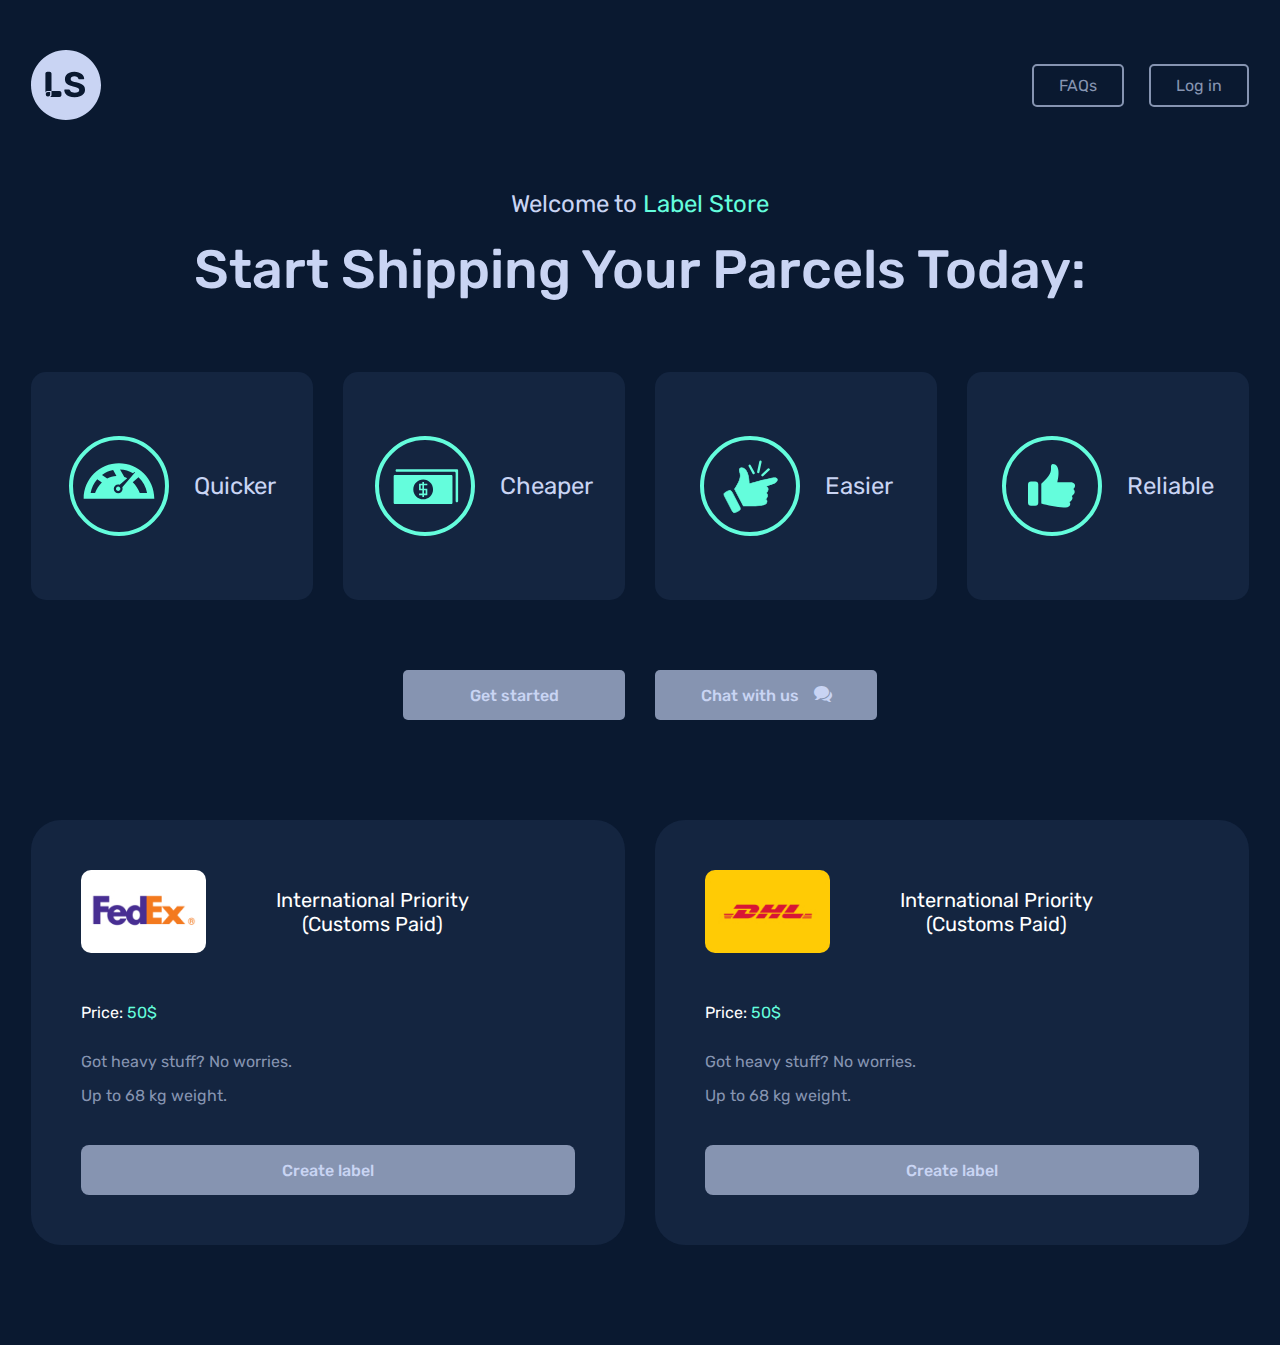
<file: index.html>
<!DOCTYPE html>
<html lang="en">
<head>
    <meta charset="UTF-8">
    <meta name="viewport" content="width=device-width, initial-scale=1.0">
    <link rel="stylesheet" href="./css/main.css">
    <link rel="stylesheet" href="./css/iconsfont.css">
    <link rel="shortcut icon" href="./img/logo.svg">
    <title>Label Store</title>
</head>
<body>
    <div class="wrapper">
        <header class="header">
            <div class="header__container">
                <a href="./index.html" class="header__logo"><img src="./img/logo.svg" alt="Logo"></a>
                <div class="header__auth">
                    <a href="#!" class="headeer__auth-btn _btn-header">FAQs</a>
                    <a href="./login.html" class="headeer__auth-btn _btn-header">Log in</a>
                </div>
            </div>
        </header>
        <main class="page">
            <section class="page__main-block main-block">
                <div class="main-block__container">
                    <div class="main-block__welcome">Welcome to <span>Label Store</span></div>
                    <h1 class="main-block__title _title-1">Start Shipping Your Parcels Today:</h1>
                    <div class="main-block__advantages advantages">
                        <div class="advantages__items">
                            <div class="advantages__item">
                                <div class="advantages__item-image"><img src="./img/main-block/quicker-img.svg" alt="Quicker"></div>
                                <div class="advantages__item-text">Quicker</div>
                            </div>
                            <div class="advantages__item">
                                <div class="advantages__item-image"><img src="./img/main-block/cheaper-img.svg" alt="Cheaper"></div>
                                <div class="advantages__item-text">Cheaper</div>
                            </div>
                            <div class="advantages__item">
                                <div class="advantages__item-image"><img src="./img/main-block/easier-img.svg" alt="Easier"></div>
                                <div class="advantages__item-text">Easier</div>
                            </div>
                            <div class="advantages__item">
                                <div class="advantages__item-image"><img src="./img/main-block/reliable-img.svg" alt="Reliable"></div>
                                <div class="advantages__item-text">Reliable</div>
                            </div>
                        </div>
                    </div>
                    <div class="main-block__btns">
                        <a href="./registration.html" class="main-block__btn _btn-not-auth">Get started</a>
                        <a href="#!" class="main-block__btn _btn-not-auth">
                            <span class="main-block__btn-text">Chat with us</span>
                            <div class="main-block__btn-ico _icon-feedback"></div>
                        </a>
                    </div>
                </div>
            </section>
            <section class="page__couriers couriers">
                <div class="couriers__container">
                    <div class="couriers__items">
                        <div class="couriers__item">
                            <div class="couriers__item-company">
                                <div class="couriers__item-company-image"><img src="./img/couriers/fedex-img.jpg" alt="FedEx"></div>
                                <div class="couriers__item-compeny-name">International Priority <br> (Customs Paid)</div>
                            </div>
                            <div class="couriers__item-price">Price: <span>50$</span></div>
                            <div class="couriers__item-texts">
                                <div class="couriers__item-text">Got heavy stuff? No worries.</div>
                                <div class="couriers__item-text">Up to 68 kg weight.</div>
                            </div>
                            <a href="#!" class="couriers__item-link _btn-not-auth">Create label</a>
                        </div>
                        <div class="couriers__item">
                            <div class="couriers__item-company">
                                <div class="couriers__item-company-image"><img src="./img/couriers/dhl-img.jpg" alt="DHL"></div>
                                <div class="couriers__item-compeny-name">International Priority <br> (Customs Paid)</div>
                            </div>
                            <div class="couriers__item-price">Price: <span>50$</span></div>
                            <div class="couriers__item-texts">
                                <div class="couriers__item-text">Got heavy stuff? No worries.</div>
                                <div class="couriers__item-text">Up to 68 kg weight.</div>
                            </div>
                            <a href="#!" class="couriers__item-link _btn-not-auth">Create label</a>
                        </div>
                    </div>
                </div>
            </section>
        </main>
    </div>
</body>
</html>
</file>
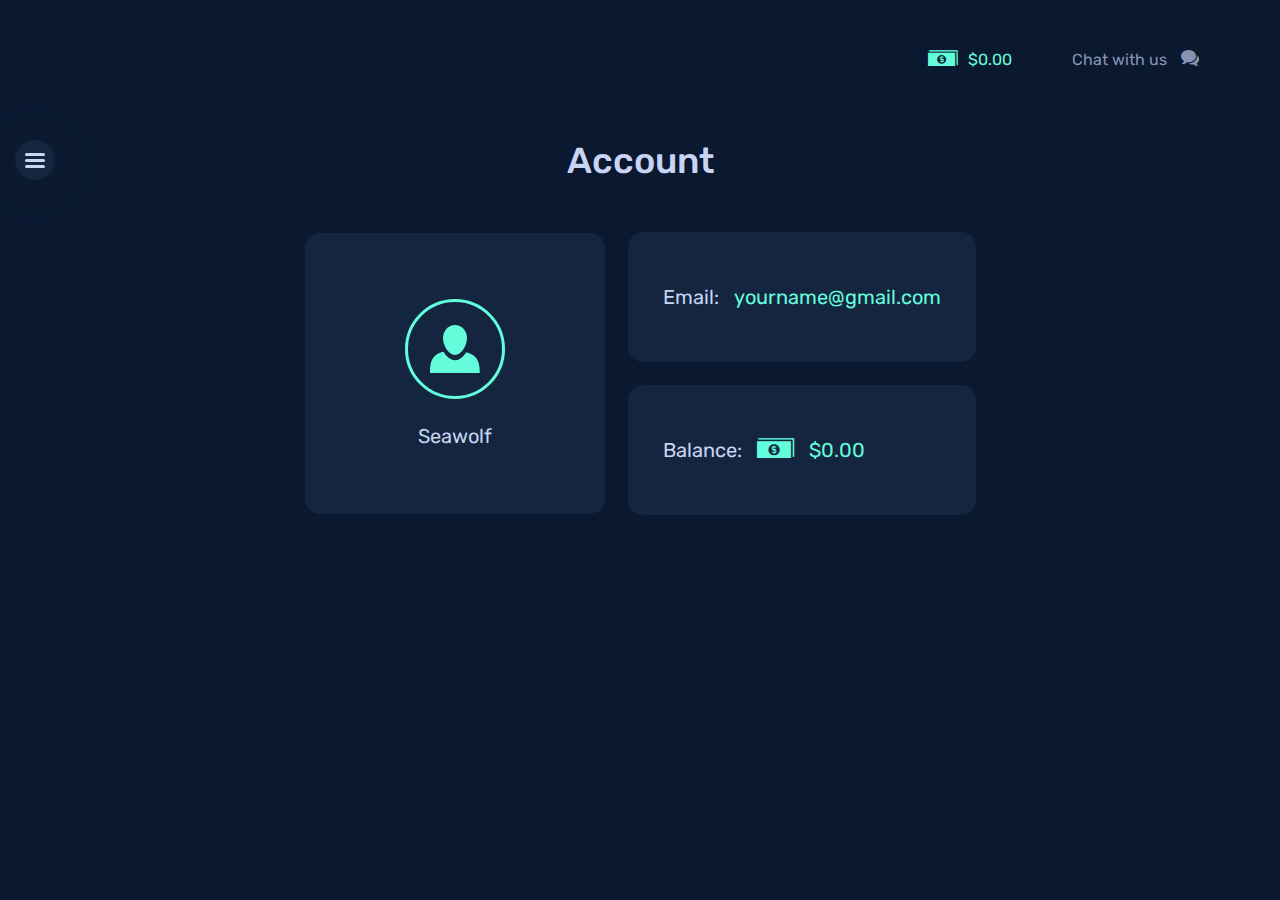
<file: account.html>
<!DOCTYPE html>
<html lang="en">
<head>
    <meta charset="UTF-8">
    <meta name="viewport" content="width=device-width, initial-scale=1.0">
    <link rel="stylesheet" href="./css/scrollbar.css">
    <link rel="stylesheet" href="./css/main.css">
    <link rel="stylesheet" href="./css/iconsfont.css">
    <link rel="shortcut icon" href="./img/logo.svg">
    <title>Account</title>
</head>
<body>
    <div class="wrapper">
        <header class="header-authorized">
            <div class="header-authorized__container">
                <div class="header-authorized__content">
                    <div class="header-authorized__balance">
                        <div class="header-authorized__balance-ico _icon-cheaper"></div>
                        <div class="header-authorized__balance-text">$0.00</div>
                    </div>
                    <a href="#!" class="header-authorized__contact-us">
                        <span class="header-authorized__contact-us-text">Chat with us</span>
                        <span class="header-authorized__contact-us-icon _icon-feedback"></span>
                    </a>
                </div>
            </div>
        </header>
        <aside class="sidebar">
            <div class="sidebar__nav-btn">
                <div class="nav-icon-btn">
                    <div class="nav-icon"></div>
                </div>
            </div>
            <div class="sidebar-mini">
                <a href="" class="sidebar-mini__logo"><img src="./img/logo.svg" alt="Logo"></a>
                <nav class="sidebar-mini__nav-mini nav-mini">
                    <ul class="nav-mini__list">
                        <li class="nav-mini__item">
                            <a href="./account.html" class="nav-mini__link _icon-profile _active"></a>
                            <a href="./deposit.html" class="nav-mini__link _icon-deposit"></a>
                        </li>
                        <li class="nav-mini__item">
                            <div class="nav-mini__title">labels</div>
                            <a href="./create-label.html" class="nav-mini__link _icon-price-tags"></a>
                            <a href="./orders.html" class="nav-mini__link _icon-order-labels"></a>
                        </li>
                        <li class="nav-mini__item">
                            <div class="nav-mini__title">help</div>
                            <a href="#!" class="nav-mini__link _icon-ticket"></a>
                            <a href="./faq.html" class="nav-mini__link _icon-faq"></a>
                            <a href="#!" class="nav-mini__link _icon-logout"></a>
                        </li>
                    </ul>
                </nav>
            </div>
            <div data-simplebar class="siderbar-open">
                <a href="" class="siderbar-open__logo"><img src="./img/logo.svg" alt="Logo"></a>
                <nav class="siderbar-open__nav nav">
                    <ul class="nav__list">
                        <li class="nav__item">
                            <a href="./account.html" class="nav__link _active">
                                <span class="nav__link-ico _icon-profile"></span>
                                <span class="nav__link-text">Account</span>
                            </a>
                            <a href="./deposit.html" class="nav__link">
                                <span class="nav__link-ico _icon-deposit"></span>
                                <span class="nav__link-text">Deposit</span>
                            </a>
                        </li>
                        <li class="nav__item">
                            <div class="nav__item-title">labels</div>
                            <a href="./create-label.html" class="nav__link">
                                <span class="nav__link-ico _icon-price-tags"></span>
                                <span class="nav__link-text">Create label</span>
                            </a>
                            <a href="./orders.html" class="nav__link">
                                <span class="nav__link-ico _icon-order-labels"></span>
                                <span class="nav__link-text">Label orders</span>
                            </a>
                        </li>
                        <li class="nav__item">
                            <div class="nav__item-title">help</div>
                            <a href="#!" class="nav__link">
                                <span class="nav__link-ico _icon-ticket"></span>
                                <span class="nav__link-text">Ticket</span>
                            </a>
                            <a href="./faq.html" class="nav__link">
                                <span class="nav__link-ico _icon-faq"></span>
                                <span class="nav__link-text">FAQ</span>
                            </a>
                            <a href="#!" class="nav__link">
                                <span class="nav__link-ico _icon-logout"></span>
                                <span class="nav__link-text">Logout</span>
                            </a>
                        </li>
                    </ul>
                </nav>
            </div>
        </aside>
        <main class="page">
            <section class="page__account account">
                <div class="account__container">
                    <h2 class="account__title _title-2">Account</h2>
                    <div class="account__column">
                        <div class="account__username">
                            <div class="account__username-img"><img src="./img/account/user-img.svg" alt="User"></div>
                            <div class="account__username-text">Seawolf</div>
                        </div>
                        <div class="account__body">
                            <div class="account__inf">
                                <div class="account__inf-title">Email:</div>
                                <div class="account__inf-text">yourname@gmail.com</div>
                            </div>
                            <div class="account__inf">
                                <div class="account__inf-title">Balance:</div>
                                <div class="account__inf-text">
                                    <div class="account__inf-text-ico _icon-cheaper"></div>
                                    <div class="account__inf-text-score">$0.00</div>
                                </div>
                            </div>
                        </div>
                </div>
            </section>
        </main>
    </div>
    <script src="./js/scrollbar.js"></script>
    <script src="./js/checking-device.js"></script>
    <script src="./js/main.js"></script>
</body>
</html>
</file>
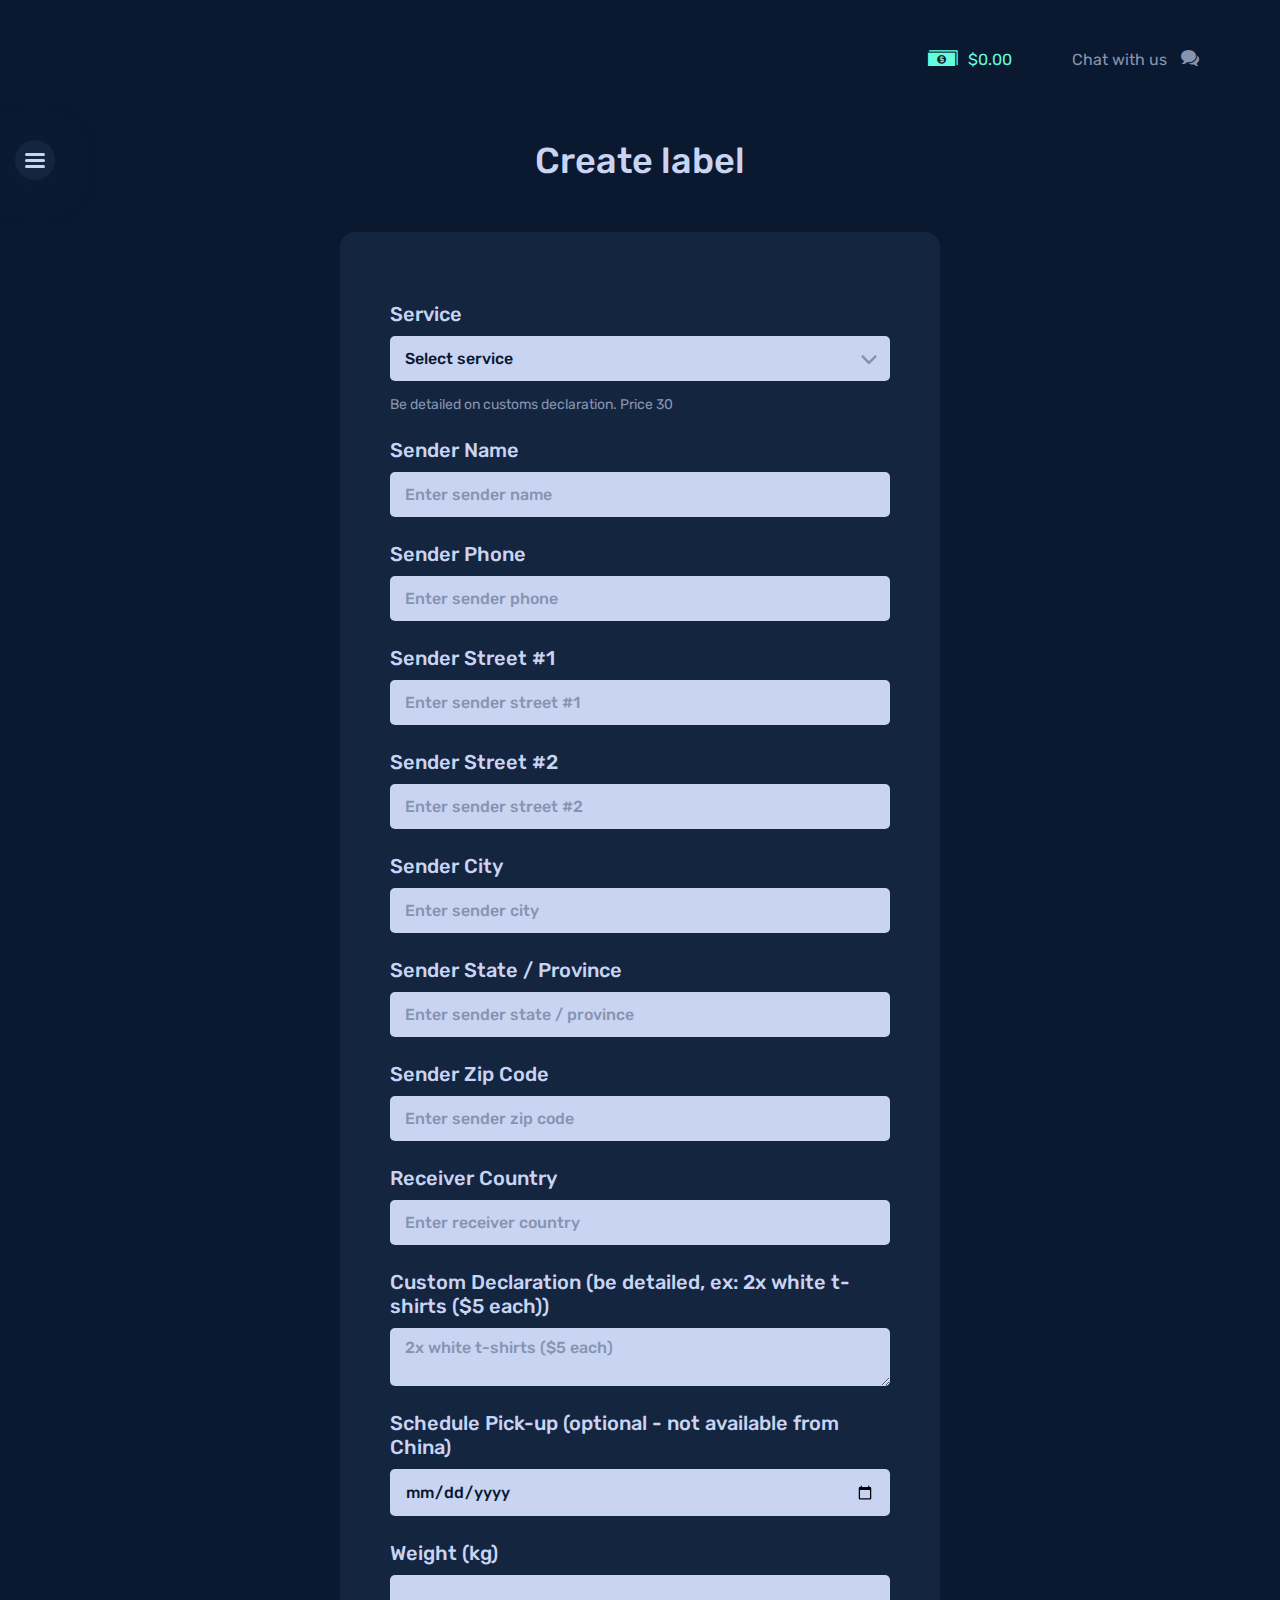
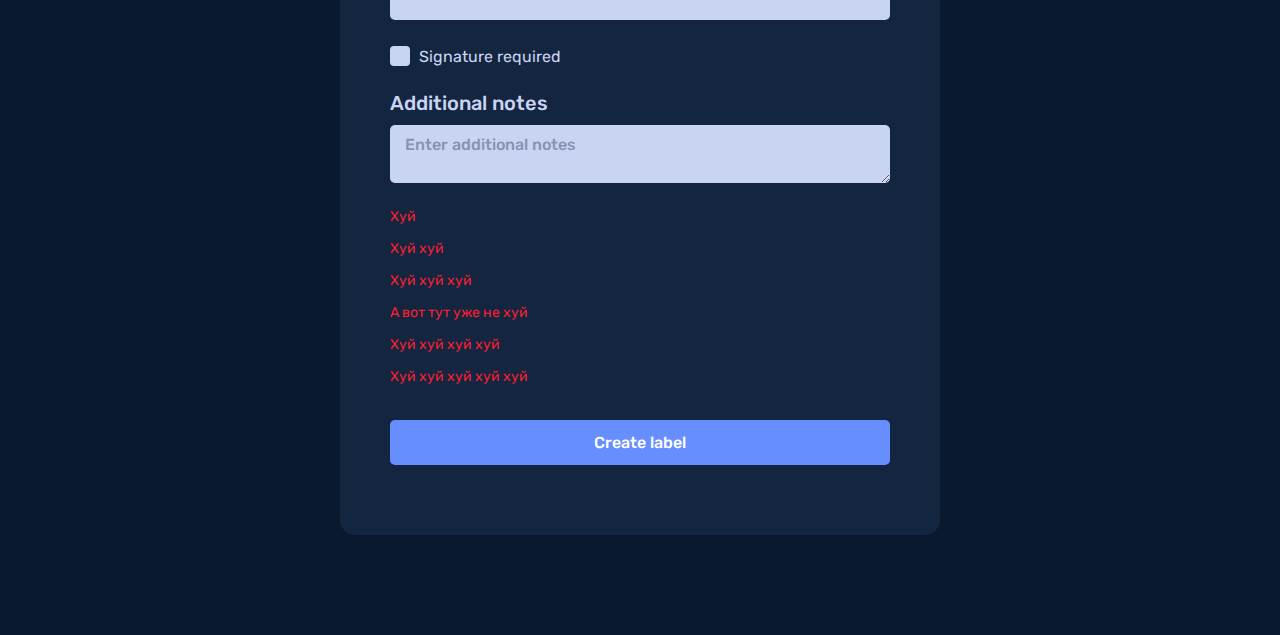
<file: create-label.html>
<!DOCTYPE html>
<html lang="en">
<head>
    <meta charset="UTF-8">
    <meta name="viewport" content="width=device-width, initial-scale=1.0">
    <link rel="stylesheet" href="./css/scrollbar.css">
    <link rel="stylesheet" href="./css/main.css">
    <link rel="stylesheet" href="./css/iconsfont.css">
    <link rel="shortcut icon" href="./img/logo.svg">
    <title>Create label</title>
</head>
<body>
    <div class="wrapper">
        <header class="header-authorized">
            <div class="header-authorized__container">
                <div class="header-authorized__content">
                    <div class="header-authorized__balance">
                        <div class="header-authorized__balance-ico _icon-cheaper"></div>
                        <div class="header-authorized__balance-text">$0.00</div>
                    </div>
                    <a href="#!" class="header-authorized__contact-us">
                        <span class="header-authorized__contact-us-text">Chat with us</span>
                        <span class="header-authorized__contact-us-icon _icon-feedback"></span>
                    </a>
                </div>
            </div>
        </header>
        <aside class="sidebar">
            <div class="sidebar__nav-btn">
                <div class="nav-icon-btn">
                    <div class="nav-icon"></div>
                </div>
            </div>
            <div class="sidebar-mini">
                <a href="" class="sidebar-mini__logo"><img src="./img/logo.svg" alt="Logo"></a>
                <nav class="sidebar-mini__nav-mini nav-mini">
                    <ul class="nav-mini__list">
                        <li class="nav-mini__item">
                            <a href="./account.html" class="nav-mini__link _icon-profile"></a>
                            <a href="./deposit.html" class="nav-mini__link _icon-deposit"></a>
                        </li>
                        <li class="nav-mini__item">
                            <div class="nav-mini__title">labels</div>
                            <a href="./create-label.html" class="nav-mini__link _icon-price-tags _active"></a>
                            <a href="./orders.html" class="nav-mini__link _icon-order-labels"></a>
                        </li>
                        <li class="nav-mini__item">
                            <div class="nav-mini__title">help</div>
                            <a href="#!" class="nav-mini__link _icon-ticket"></a>
                            <a href="./faq.html" class="nav-mini__link _icon-faq"></a>
                            <a href="#!" class="nav-mini__link _icon-logout"></a>
                        </li>
                    </ul>
                </nav>
            </div>
            <div data-simplebar class="siderbar-open">
                <a href="" class="siderbar-open__logo"><img src="./img/logo.svg" alt="Logo"></a>
                <nav class="siderbar-open__nav nav">
                    <ul class="nav__list">
                        <li class="nav__item">
                            <a href="./account.html" class="nav__link">
                                <span class="nav__link-ico _icon-profile"></span>
                                <span class="nav__link-text">Account</span>
                            </a>
                            <a href="./deposit.html" class="nav__link">
                                <span class="nav__link-ico _icon-deposit"></span>
                                <span class="nav__link-text">Deposit</span>
                            </a>
                        </li>
                        <li class="nav__item">
                            <div class="nav__item-title">labels</div>
                            <a href="./create-label.html" class="nav__link _active">
                                <span class="nav__link-ico _icon-price-tags"></span>
                                <span class="nav__link-text">Create label</span>
                            </a>
                            <a href="./orders.html" class="nav__link">
                                <span class="nav__link-ico _icon-order-labels"></span>
                                <span class="nav__link-text">Label orders</span>
                            </a>
                        </li>
                        <li class="nav__item">
                            <div class="nav__item-title">help</div>
                            <a href="#!" class="nav__link">
                                <span class="nav__link-ico _icon-ticket"></span>
                                <span class="nav__link-text">Ticket</span>
                            </a>
                            <a href="./faq.html" class="nav__link">
                                <span class="nav__link-ico _icon-faq"></span>
                                <span class="nav__link-text">FAQ</span>
                            </a>
                            <a href="#!" class="nav__link">
                                <span class="nav__link-ico _icon-logout"></span>
                                <span class="nav__link-text">Logout</span>
                            </a>
                        </li>
                    </ul>
                </nav>
            </div>
        </aside>
        <main class="page">
            <section class="page__create-label create-label">
                <div class="create-label__container">
                    <h2 class="create-label__title _title-2">Create label</h2>
                    <form action="" class="create-label__form-auth form-auth">
                        <div class="form-auth__items">
                            <div class="form-auth__item">
                                <label for="" class="form-auth__label">Service</label>
                                <div class="form-auth__item-dropdown dropdown">
                                    <div class="dropdown__wrapper">
                                        <button class="dropdown__btn">Select service</button>
                                        <ul class="dropdown__list">
                                            <li class="dropdown__item" data-value="FedEx">FEDEX International Oriority (Prepaid Customs Duties & Import Taxes)</li>
                                            <li class="dropdown__item" data-value="DHL">DHL Worldwide Express (Prepaid Customs Duties & Import Taxes)</li>
                                        </ul>
                                        <input type="text" name="select-service" id="" value="" class="dropdown__input-hidden">
                                    </div>
                                </div>
                                <div class="form-auth__item-desc">Be detailed on customs declaration. Price 30</div>
                            </div>
                            <div class="form-auth__item">
                                <label for="" class="form-auth__label">Sender Name</label>
                                <input type="text" class="form-auth__inp" placeholder="Enter sender name">
                            </div>
                            <div class="form-auth__item">
                                <label for="" class="form-auth__label">Sender Phone</label>
                                <input type="tel" class="form-auth__inp" placeholder="Enter sender phone">
                            </div>
                            <div class="form-auth__item">
                                <label for="" class="form-auth__label">Sender Street #1</label>
                                <input type="text" class="form-auth__inp" placeholder="Enter sender street #1">
                            </div>
                            <div class="form-auth__item">
                                <label for="" class="form-auth__label">Sender Street #2</label>
                                <input type="text" class="form-auth__inp" placeholder="Enter sender street #2">
                            </div>
                            <div class="form-auth__item">
                                <label for="" class="form-auth__label">Sender City</label>
                                <input type="text" class="form-auth__inp" placeholder="Enter sender city">
                            </div>
                            <div class="form-auth__item">
                                <label for="" class="form-auth__label">Sender State / Province</label>
                                <input type="text" class="form-auth__inp" placeholder="Enter sender state / province">
                            </div>
                            <div class="form-auth__item">
                                <label for="" class="form-auth__label">Sender Zip Code</label>
                                <input type="text" class="form-auth__inp" placeholder="Enter sender zip code">
                            </div>
                            <div class="form-auth__item">
                                <label for="" class="form-auth__label">Receiver Country</label>
                                <input type="text" class="form-auth__inp" placeholder="Enter receiver country">
                            </div>
                            <div class="form-auth__item">
                                <label for="" class="form-auth__label">Custom Declaration (be detailed, ex: 2x white t-shirts ($5 each))</label>
                                <textarea class="form-auth__textarea" name="" placeholder="2x white t-shirts ($5 each)"></textarea>
                            </div>
                            <div class="form-auth__item">
                                <label for="" class="form-auth__label">Schedule Pick-up (optional - not available from China)</label>
                                <input type="date" class="form-auth__inp">
                            </div>
                            <div class="form-auth__item">
                                <label for="" class="form-auth__label">Weight (kg)</label>
                                <input type="number" class="form-auth__inp">
                            </div>
                            <div class="form-auth__item">
                                <label for="signature-required" class="form-auth__label-checkbox">
                                    <input type="checkbox" name="signature-required" id="signature-required" class="form-auth__item-checkbox">
                                    <span class="form-auth__item-custom-checkbox"></span>
                                    <span>Signature required</span>
                                </label>
                            </div>
                            <div class="form-auth__item">
                                <label for="" class="form-auth__label">Additional notes</label>
                                <textarea class="form-auth__textarea" name="" placeholder="Enter additional notes"></textarea>
                            </div>
                        </div>
                        <div class="form-auth__warning">
                            <div class="form-auth__warning-text">Хуй</div>
                            <div class="form-auth__warning-text">Хуй хуй</div>
                            <div class="form-auth__warning-text">Хуй хуй хуй</div>
                            <div class="form-auth__warning-text">А вот тут уже не хуй</div>
                            <div class="form-auth__warning-text">Хуй хуй хуй хуй</div>
                            <div class="form-auth__warning-text">Хуй хуй хуй хуй хуй</div>
                        </div>
                        <button class="form-auth__btn _btn-auth">Create label</button>
                    </form>
                </div>
            </section>
        </main>
    </div>
    <script src="./js/scrollbar.js"></script>
    <script src="./js/checking-device.js"></script>
    <script src="./js/main.js"></script>
</body>
</html>
</file>
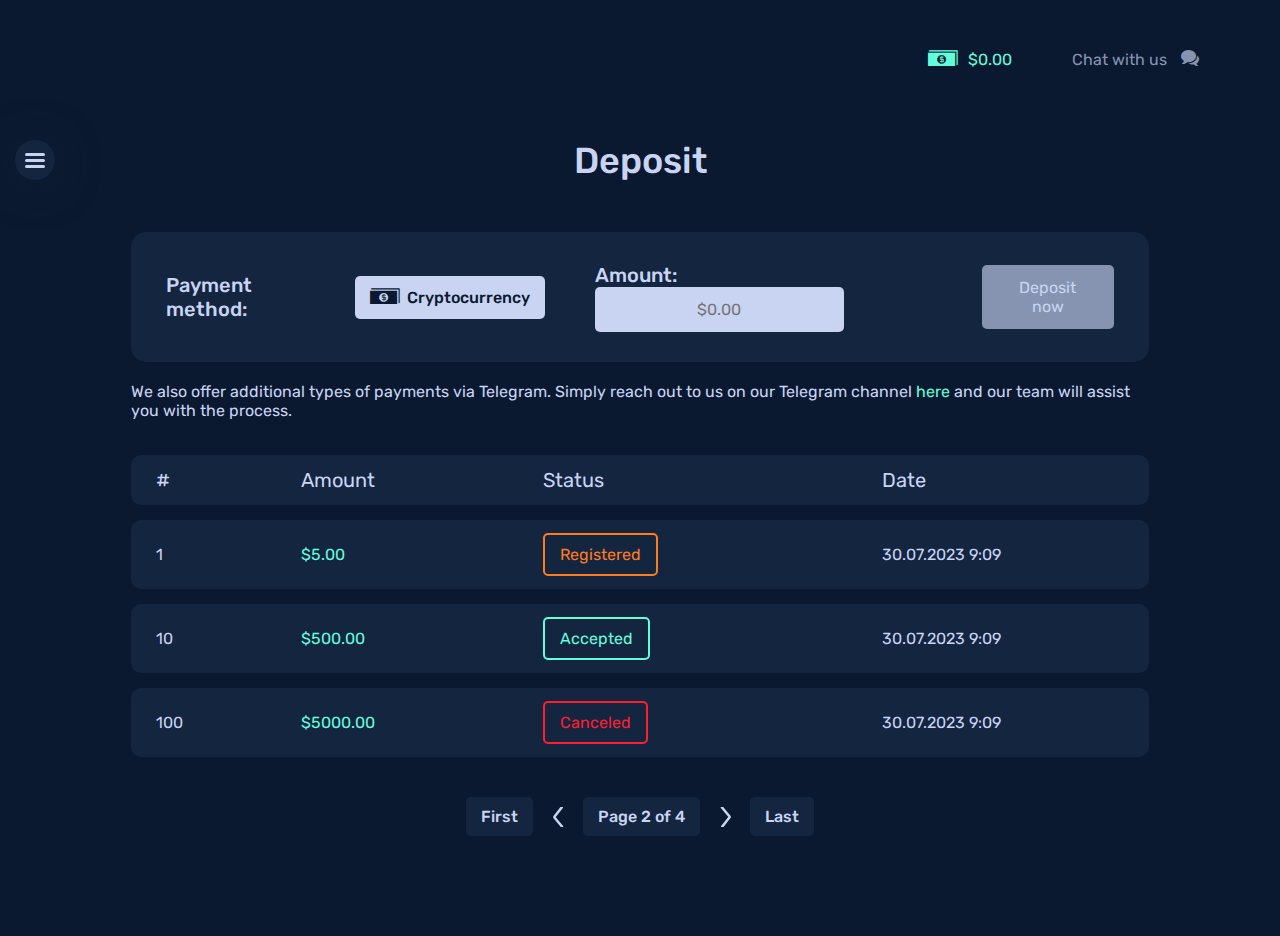
<file: deposit.html>
<!DOCTYPE html>
<html lang="en">

<head>
    <meta charset="UTF-8">
    <meta name="viewport" content="width=device-width, initial-scale=1.0">
    <link rel="stylesheet" href="./css/scrollbar.css">
    <link rel="stylesheet" href="./css/main.css">
    <link rel="stylesheet" href="./css/iconsfont.css">
    <link rel="shortcut icon" href="./img/logo.svg">
    <title>Deposit</title>
</head>

<body>
    <div class="wrapper">
        <header class="header-authorized">
            <div class="header-authorized__container">
                <div class="header-authorized__content">
                    <div class="header-authorized__balance">
                        <div class="header-authorized__balance-ico _icon-cheaper"></div>
                        <div class="header-authorized__balance-text">$0.00</div>
                    </div>
                    <a href="#!" class="header-authorized__contact-us">
                        <span class="header-authorized__contact-us-text">Chat with us</span>
                        <span class="header-authorized__contact-us-icon _icon-feedback"></span>
                    </a>
                </div>
            </div>
        </header>
        <aside class="sidebar">
            <div class="sidebar__nav-btn">
                <div class="nav-icon-btn">
                    <div class="nav-icon"></div>
                </div>
            </div>
            <div class="sidebar-mini">
                <a href="" class="sidebar-mini__logo"><img src="./img/logo.svg" alt="Logo"></a>
                <nav class="sidebar-mini__nav-mini nav-mini">
                    <ul class="nav-mini__list">
                        <li class="nav-mini__item">
                            <a href="./account.html" class="nav-mini__link _icon-profile"></a>
                            <a href="./deposit.html" class="nav-mini__link _icon-deposit _active"></a>
                        </li>
                        <li class="nav-mini__item">
                            <div class="nav-mini__title">labels</div>
                            <a href="./create-label.html" class="nav-mini__link _icon-price-tags"></a>
                            <a href="./orders.html" class="nav-mini__link _icon-order-labels"></a>
                        </li>
                        <li class="nav-mini__item">
                            <div class="nav-mini__title">help</div>
                            <a href="#!" class="nav-mini__link _icon-ticket"></a>
                            <a href="./faq.html" class="nav-mini__link _icon-faq"></a>
                            <a href="#!" class="nav-mini__link _icon-logout"></a>
                        </li>
                    </ul>
                </nav>
            </div>
            <div data-simplebar class="siderbar-open">
                <a href="" class="siderbar-open__logo"><img src="./img/logo.svg" alt="Logo"></a>
                <nav class="siderbar-open__nav nav">
                    <ul class="nav__list">
                        <li class="nav__item">
                            <a href="./account.html" class="nav__link">
                                <span class="nav__link-ico _icon-profile"></span>
                                <span class="nav__link-text">Account</span>
                            </a>
                            <a href="./deposit.html" class="nav__link _active">
                                <span class="nav__link-ico _icon-deposit"></span>
                                <span class="nav__link-text">Deposit</span>
                            </a>
                        </li>
                        <li class="nav__item">
                            <div class="nav__item-title">labels</div>
                            <a href="./create-label.html" class="nav__link">
                                <span class="nav__link-ico _icon-price-tags"></span>
                                <span class="nav__link-text">Create label</span>
                            </a>
                            <a href="./orders.html" class="nav__link">
                                <span class="nav__link-ico _icon-order-labels"></span>
                                <span class="nav__link-text">Label orders</span>
                            </a>
                        </li>
                        <li class="nav__item">
                            <div class="nav__item-title">help</div>
                            <a href="#!" class="nav__link">
                                <span class="nav__link-ico _icon-ticket"></span>
                                <span class="nav__link-text">Ticket</span>
                            </a>
                            <a href="./faq.html" class="nav__link">
                                <span class="nav__link-ico _icon-faq"></span>
                                <span class="nav__link-text">FAQ</span>
                            </a>
                            <a href="#!" class="nav__link">
                                <span class="nav__link-ico _icon-logout"></span>
                                <span class="nav__link-text">Logout</span>
                            </a>
                        </li>
                    </ul>
                </nav>
            </div>
        </aside>
        <main class="page">
            <section class="page__deposit deposit">
                <div class="deposit__container">
                    <h2 class="deposit__title _title-2">Deposit</h2>
                    <div class="deposit__payment payment">
                        <div class="payment__body">
                            <div class="payment__method">
                                <div class="payment__method-title">Payment method:</div>
                                <button class="payment__method-btn">
                                    <div class="payment__method-btn-ico _icon-cheaper"></div>
                                    <div class="payment__method-btn-text">Cryptocurrency</div>
                                </button>
                            </div>
                            <form action="" class="payment__form">
                                <div class="payment__form-amount amount-form">
                                    <label for="" class="amount-form__label">Amount:</label>
                                    <input type="text" class="amount-form__inp" placeholder="$0.00">
                                </div>
                                <button class="payment__form-btn">Deposit now</button>
                            </form>
                        </div>
                    </div>
                    <div class="deposit__additional-payment additional-payment">
                        <div class="additional-payment__text">We also offer additional types of payments via Telegram.
                            Simply reach out to us on our Telegram channel <a href="#!">here</a> and our team will assist
                            you with the process.</div>
                    </div>
                    <div class="deposit__history history">
                        <div class="history__items">
                            <div class="history__item _hide-item _title-item">
                                <div class="history__item-number">#</div>
                                <div class="history__item-amount">Amount</div>
                                <div class="history__item-status">Status</div>
                                <div class="history__item-datetime">Date</div>
                            </div>
                            <div class="history__item">
                                <div class="history__item-number">
                                    <div class="history__item-number-title">#</div>
                                    <div class="history__item-number-text">1</div>
                                </div>
                                <div class="history__item-amount">
                                    <div class="history__item-amount-title">Amount</div>
                                    <div class="history__item-amount-text _amount">$5.00</div>
                                </div>
                                <div class="history__item-status">
                                    <div class="history__item-status-title">Status</div>
                                    <div class="history__item-status-text _reg">Registered</div>
                                </div>
                                <div class="history__item-datetime">
                                    <div class="history__item-datetime-title">Date</div>
                                    <div class="history__item-datetime-text">30.07.2023 9:09</div>
                                </div>
                            </div>
                            <div class="history__item">
                                <div class="history__item-number">
                                    <div class="history__item-number-title">#</div>
                                    <div class="history__item-number-text">10</div>
                                </div>
                                <div class="history__item-amount">
                                    <div class="history__item-amount-title">Amount</div>
                                    <div class="history__item-amount-text _amount">$500.00</div>
                                </div>
                                <div class="history__item-status">
                                    <div class="history__item-status-title">Status</div>
                                    <div class="history__item-status-text _accept">Accepted</div>
                                </div>
                                <div class="history__item-datetime">
                                    <div class="history__item-datetime-title">Date</div>
                                    <div class="history__item-datetime-text">30.07.2023 9:09</div>
                                </div>
                            </div>
                            <div class="history__item">
                                <div class="history__item-number">
                                    <div class="history__item-number-title">#</div>
                                    <div class="history__item-number-text">100</div>
                                </div>
                                <div class="history__item-amount">
                                    <div class="history__item-amount-title">Amount</div>
                                    <div class="history__item-amount-text _amount">$5000.00</div>
                                </div>
                                <div class="history__item-status">
                                    <div class="history__item-status-title">Status</div>
                                    <div class="history__item-status-text _cancel">Canceled</div>
                                </div>
                                <div class="history__item-datetime">
                                    <div class="history__item-datetime-title">Date</div>
                                    <div class="history__item-datetime-text">30.07.2023 9:09</div>
                                </div>
                            </div>
                        </div>
                    </div>
                    <div class="pagination">
                        <span class="step-links">
                            <a class="step-links__button-text" href="?page=1">First</a>
                            <a class="step-links__button-arrow _arrow-left" href="?page=1"></a>
                            <span class="current">Page 2 of 4</span>
                            <a class="step-links__button-arrow _arrow-right" href="?page=3"></a>
                            <a class="step-links__button-text" href="?page=4">Last</a>
                        </span>
                    </div>
                </div>
            </section>
        </main>
    </div>
    <script src="./js/scrollbar.js"></script>
    <script src="./js/checking-device.js"></script>
    <script src="./js/main.js"></script>
</body>

</html>
</file>
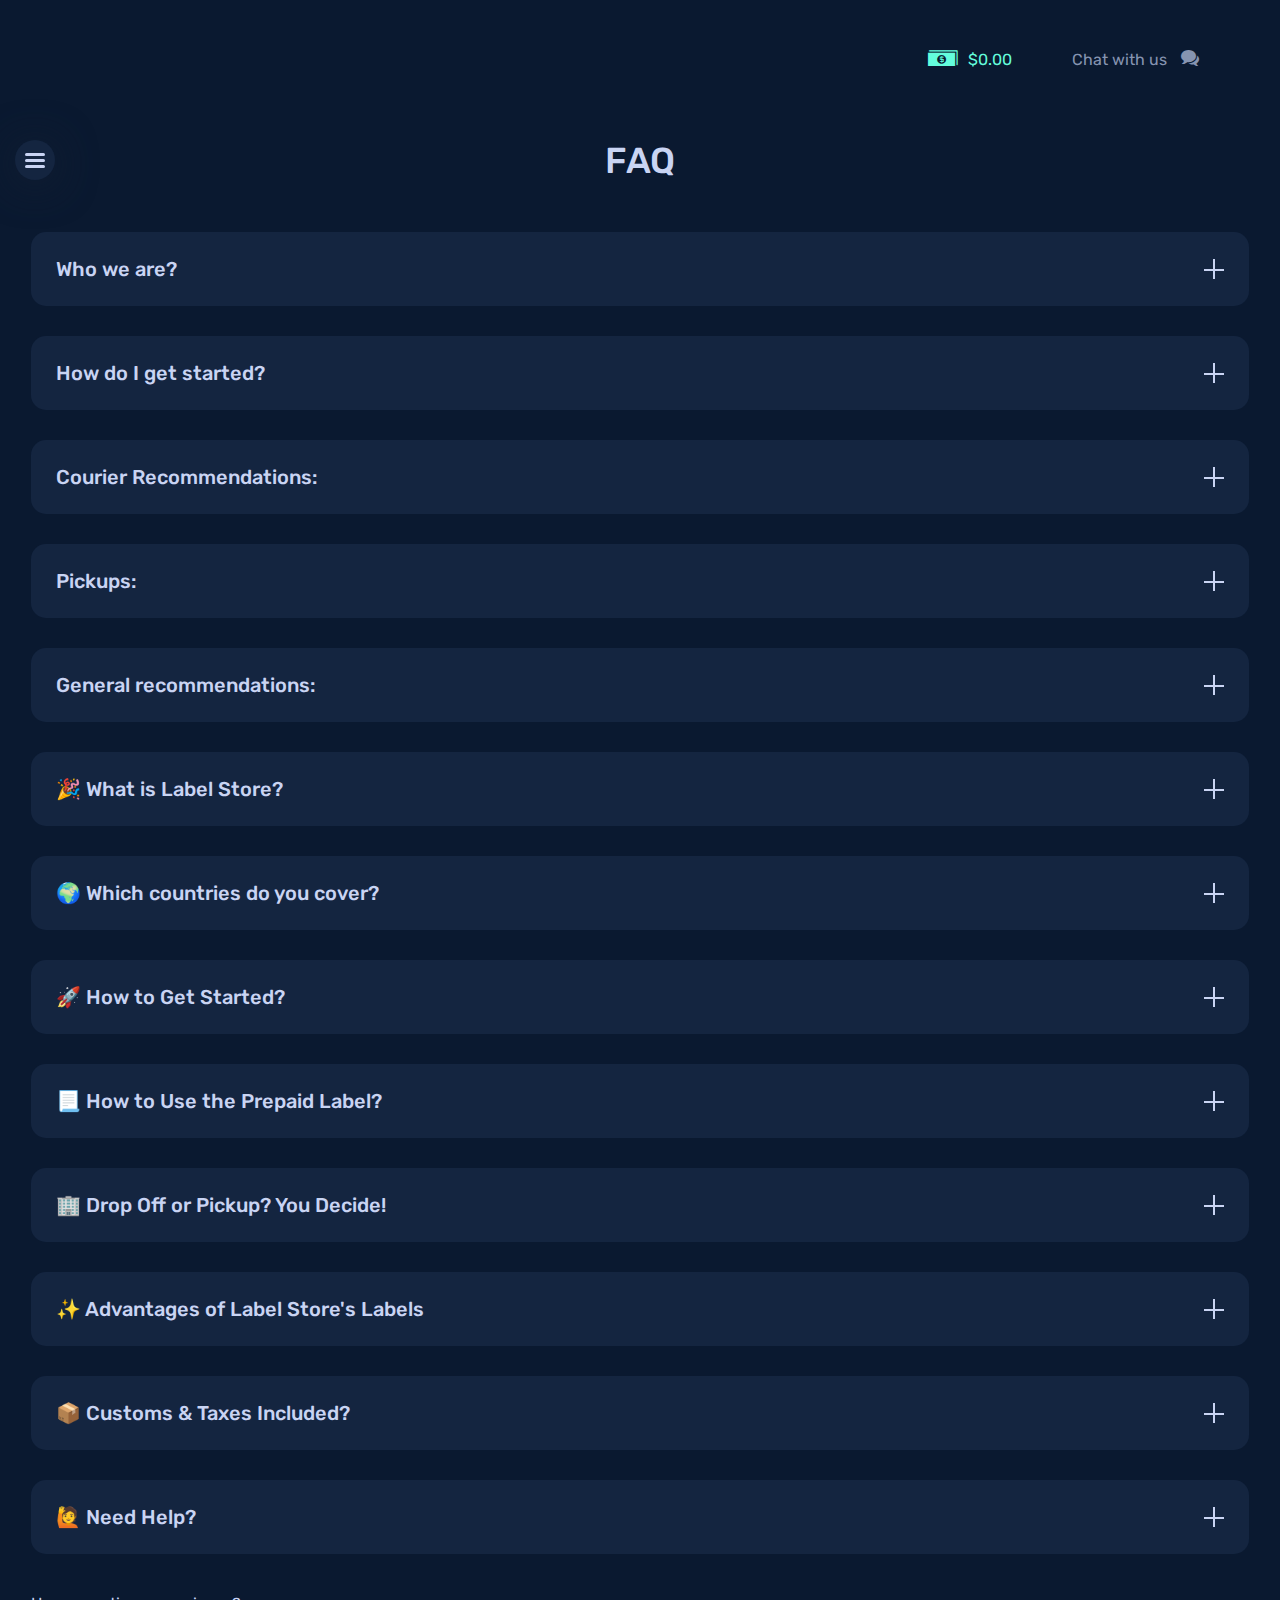
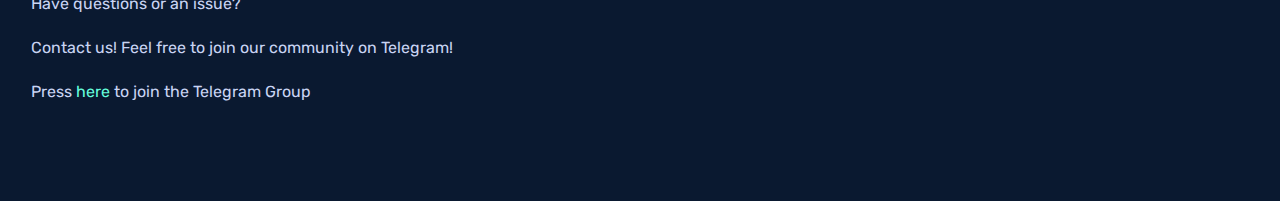
<file: faq.html>
<!DOCTYPE html>
<html lang="en">

<head>
    <meta charset="UTF-8">
    <meta name="viewport" content="width=device-width, initial-scale=1.0">
    <link rel="stylesheet" href="./css/scrollbar.css">
    <link rel="stylesheet" href="./css/main.css">
    <link rel="stylesheet" href="./css/iconsfont.css">
    <link rel="shortcut icon" href="./img/logo.svg">
    <title>FAQ</title>
</head>

<body>
    <div class="wrapper">
        <header class="header-authorized">
            <div class="header-authorized__container">
                <div class="header-authorized__content">
                    <div class="header-authorized__balance">
                        <div class="header-authorized__balance-ico _icon-cheaper"></div>
                        <div class="header-authorized__balance-text">$0.00</div>
                    </div>
                    <a href="#!" class="header-authorized__contact-us">
                        <span class="header-authorized__contact-us-text">Chat with us</span>
                        <span class="header-authorized__contact-us-icon _icon-feedback"></span>
                    </a>
                </div>
            </div>
        </header>
        <aside class="sidebar">
            <div class="sidebar__nav-btn">
                <div class="nav-icon-btn">
                    <div class="nav-icon"></div>
                </div>
            </div>
            <div class="sidebar-mini">
                <a href="" class="sidebar-mini__logo"><img src="./img/logo.svg" alt="Logo"></a>
                <nav class="sidebar-mini__nav-mini nav-mini">
                    <ul class="nav-mini__list">
                        <li class="nav-mini__item">
                            <a href="./account.html" class="nav-mini__link _icon-profile"></a>
                            <a href="./deposit.html" class="nav-mini__link _icon-deposit"></a>
                        </li>
                        <li class="nav-mini__item">
                            <div class="nav-mini__title">labels</div>
                            <a href="./create-label.html" class="nav-mini__link _icon-price-tags"></a>
                            <a href="./orders.html" class="nav-mini__link _icon-order-labels"></a>
                        </li>
                        <li class="nav-mini__item">
                            <div class="nav-mini__title">help</div>
                            <a href="#!" class="nav-mini__link _icon-ticket"></a>
                            <a href="./faq.html" class="nav-mini__link _icon-faq _active"></a>
                            <a href="#!" class="nav-mini__link _icon-logout"></a>
                        </li>
                    </ul>
                </nav>
            </div>
            <div data-simplebar class="siderbar-open">
                <a href="" class="siderbar-open__logo"><img src="./img/logo.svg" alt="Logo"></a>
                <nav class="siderbar-open__nav nav">
                    <ul class="nav__list">
                        <li class="nav__item">
                            <a href="./account.html" class="nav__link">
                                <span class="nav__link-ico _icon-profile"></span>
                                <span class="nav__link-text">Account</span>
                            </a>
                            <a href="./deposit.html" class="nav__link">
                                <span class="nav__link-ico _icon-deposit"></span>
                                <span class="nav__link-text">Deposit</span>
                            </a>
                        </li>
                        <li class="nav__item">
                            <div class="nav__item-title">labels</div>
                            <a href="./create-label.html" class="nav__link">
                                <span class="nav__link-ico _icon-price-tags"></span>
                                <span class="nav__link-text">Create label</span>
                            </a>
                            <a href="./orders.html" class="nav__link">
                                <span class="nav__link-ico _icon-order-labels"></span>
                                <span class="nav__link-text">Label orders</span>
                            </a>
                        </li>
                        <li class="nav__item">
                            <div class="nav__item-title">help</div>
                            <a href="#!" class="nav__link">
                                <span class="nav__link-ico _icon-ticket"></span>
                                <span class="nav__link-text">Ticket</span>
                            </a>
                            <a href="./faq.html" class="nav__link _active">
                                <span class="nav__link-ico _icon-faq"></span>
                                <span class="nav__link-text">FAQ</span>
                            </a>
                            <a href="#!" class="nav__link">
                                <span class="nav__link-ico _icon-logout"></span>
                                <span class="nav__link-text">Logout</span>
                            </a>
                        </li>
                    </ul>
                </nav>
            </div>
        </aside>
        <main class="page">
            <section class="page__faq faq">
                <div class="faq__container">
                    <h2 class="faq__title _title-2">FAQ</h2>
                    <div data-spollers class="faq__spoilers spoilers">
                        <div class="spollers__item">
                            <button type="button" data-spoller class="spollers__title">Who we are?</button>
                            <div class="spollers__body">
                                <div class="spollers__text">
                                    We are a service that provides innovative ways to
                                    deliver your parcels to various countries with the best prices and fast delivery.
                                </div>
                            </div>
                        </div>
                        <div class="spollers__item">
                            <button type="button" data-spoller class="spollers__title">How do I get started?</button>
                            <div class="spollers__body">
                                <div class="spollers__text">Starting is easy!</div>
                                <div class="spollers__text">Just 3 simple steps:</div>
                                <div class="spollers__text"><span>Step 1:</span> Create an account here</div>
                                <div class="spollers__text"><span>Step 2:</span> Deposit Money into your Wallet, we
                                    support Cryptocurrency.</div>
                                <div class="spollers__text"><span>Step 3:</span> Create a Label.</div>
                            </div>
                        </div>
                        <div class="spollers__item">
                            <button type="button" data-spoller class="spollers__title">Courier Recommendations:</button>
                            <div class="spollers__body">
                                <div class="spollers__text">China Export: DHL only</div>
                                <div class="spollers__text">India and Indonesia: FEDEX and DHL</div>
                                <div class="spollers__text">Kazakhstan: FEDEX only</div>
                                <div class="spollers__text">Vietnam Export: FEDEX (but not possible to schedule
                                    pick-up)</div>
                                <div class="spollers__text">Europe, USA, CA, UK: FEDEX and DHL</div>
                            </div>
                        </div>
                        <div class="spollers__item">
                            <button type="button" data-spoller class="spollers__title">Pickups:</button>
                            <div class="spollers__body">
                                <div class="spollers__text"><span>DHL</span> — for non-western & western countries</div>
                                <div class="spollers__text"><span>FEDEX</span> — for western countries</div>
                            </div>
                        </div>
                        <div class="spollers__item">
                            <button type="button" data-spoller class="spollers__title">General recommendations:</button>
                            <div class="spollers__body">
                                <div class="spollers__text">1. For detailed orders use the notes section, such as
                                    requesting: <br> — DAP, DDP, and other incoterms (by default we select DDP) <br> —
                                    Marking as gift, commercial, repaired, and such</div>
                                <div class="spollers__text">2. Use latin characters for addresses and names, as for
                                    example DHL doesn't allow Chinese characters.</div>
                                <div class="spollers__text">3. For FEDEX we can order pick-up 1-2 days after you
                                    create your shipping label.</div>
                            </div>
                        </div>
                        <div class="spollers__item">
                            <button type="button" data-spoller class="spollers__title">🎉 What is Label Store?</button>
                            <div class="spollers__body">
                                <div class="spollers__text">Label Store is your ultimate Prepaid Shipping Label Service,
                                    making shipping a breeze! For just a flat rate of $50, you get a complete package:
                                    seamless shipping, expert customs handling, and more with trusted carriers like
                                    FedEx and DHL. 🚚💨</div>
                            </div>
                        </div>
                        <div class="spollers__item">
                            <button type="button" data-spoller class="spollers__title">🌍 Which countries do you
                                cover?</button>
                            <div class="spollers__body">
                                <div class="spollers__text">We've got you covered worldwide! Our partnership with FedEx
                                    and DHL ensures your deliveries reach every corner of the globe. 🌎</div>
                            </div>
                        </div>
                        <div class="spollers__item">
                            <button type="button" data-spoller class="spollers__title">🚀 How to Get Started?</button>
                            <div class="spollers__body">
                                <div class="spollers__text">Getting started is as easy as 1-2-3-4:</div>
                                <div class="spollers__text">
                                    1️⃣ Create an Account: Sign up on our user-friendly platform.
                                </div>
                                <div class="spollers__text">
                                    2️⃣ Add Funds: Load up your wallet for smooth payments.
                                </div>
                                <div class="spollers__text">
                                    3️⃣ Create a Label: Generate your custom prepaid label.
                                </div>
                                <div class="spollers__text">
                                    4️⃣ Download & Go: Access your label within hours and you're all set!
                                </div>
                            </div>
                        </div>
                        <div class="spollers__item">
                            <button type="button" data-spoller class="spollers__title">📃 How to Use the Prepaid
                                Label?</button>
                            <div class="spollers__body">
                                <div class="spollers__text">Using our prepaid label is a piece of cake:</div>
                                <div class="spollers__text">1️⃣ Download & Print: Get the PDF label and print it out.
                                </div>
                                <div class="spollers__text">2️⃣ Attach & Invoice: Place the label on top and stash 3
                                    copies of the invoice.</div>
                            </div>
                        </div>
                        <div class="spollers__item">
                            <button type="button" data-spoller class="spollers__title">🏢 Drop Off or Pickup? You
                                Decide!</button>
                            <div class="spollers__body">
                                <div class="spollers__text">Choose your convenience:</div>
                                <div class="spollers__text">• 🏢 Drop Off: Swing by the nearest FedEx/DHL location.
                                </div>
                                <div class="spollers__text">• 🚚 Schedule Pickup: We've got a special spot in 'Create
                                    Label' for scheduling pickups.</div>
                            </div>
                        </div>
                        <div class="spollers__item">
                            <button type="button" data-spoller class="spollers__title">✨ Advantages of Label Store's
                                Labels</button>
                            <div class="spollers__body">
                                <div class="spollers__text">• 💲 Cost Efficiency: No hidden fees! Everything's covered.
                                </div>
                                <div class="spollers__text">• 🚛 Trusted Carriers: Ship with FedEx and DHL, your trusted
                                    shipping buddies.</div>
                                <div class="spollers__text">• ⏱️ Swift Delivery: Fast delivery times, tailored to your
                                    destination.</div>
                            </div>
                        </div>
                        <div class="spollers__item">
                            <button type="button" data-spoller class="spollers__title">📦 Customs & Taxes
                                Included?</button>
                            <div class="spollers__body">
                                <div class="spollers__text">Absolutely! Our prepaid labels handle customs duties, taxes,
                                    and shipping costs, making it smooth sailing for you.</div>
                            </div>
                        </div>
                        <div class="spollers__item">
                            <button type="button" data-spoller class="spollers__title">🙋 Need Help?</button>
                            <div class="spollers__body">
                                <div class="spollers__text">We're here for you! If you have questions or need
                                    assistance, don't hesitate to reach out here. We're all about making your shipping
                                    experience a breeze!</div>
                                <div class="spollers__text">Here's to happy shipping with Label Store! 🎉🌟</div>
                            </div>
                        </div>
                    </div>
                    <div class="faq__text">Have questions or an issue?</div>
                    <div class="faq__text">Contact us! Feel free to join our community on Telegram!</div>
                    <div class="faq__text">Press <a href="#!">here</a> to join the Telegram Group</div>
                </div>
            </section>
        </main>
    </div>
    <script src="./js/scrollbar.js"></script>
    <script src="./js/checking-device.js"></script>
    <script src="./js/main.js"></script>
    <script src="./js/spoilers.js"></script>
</body>

</html>
</file>
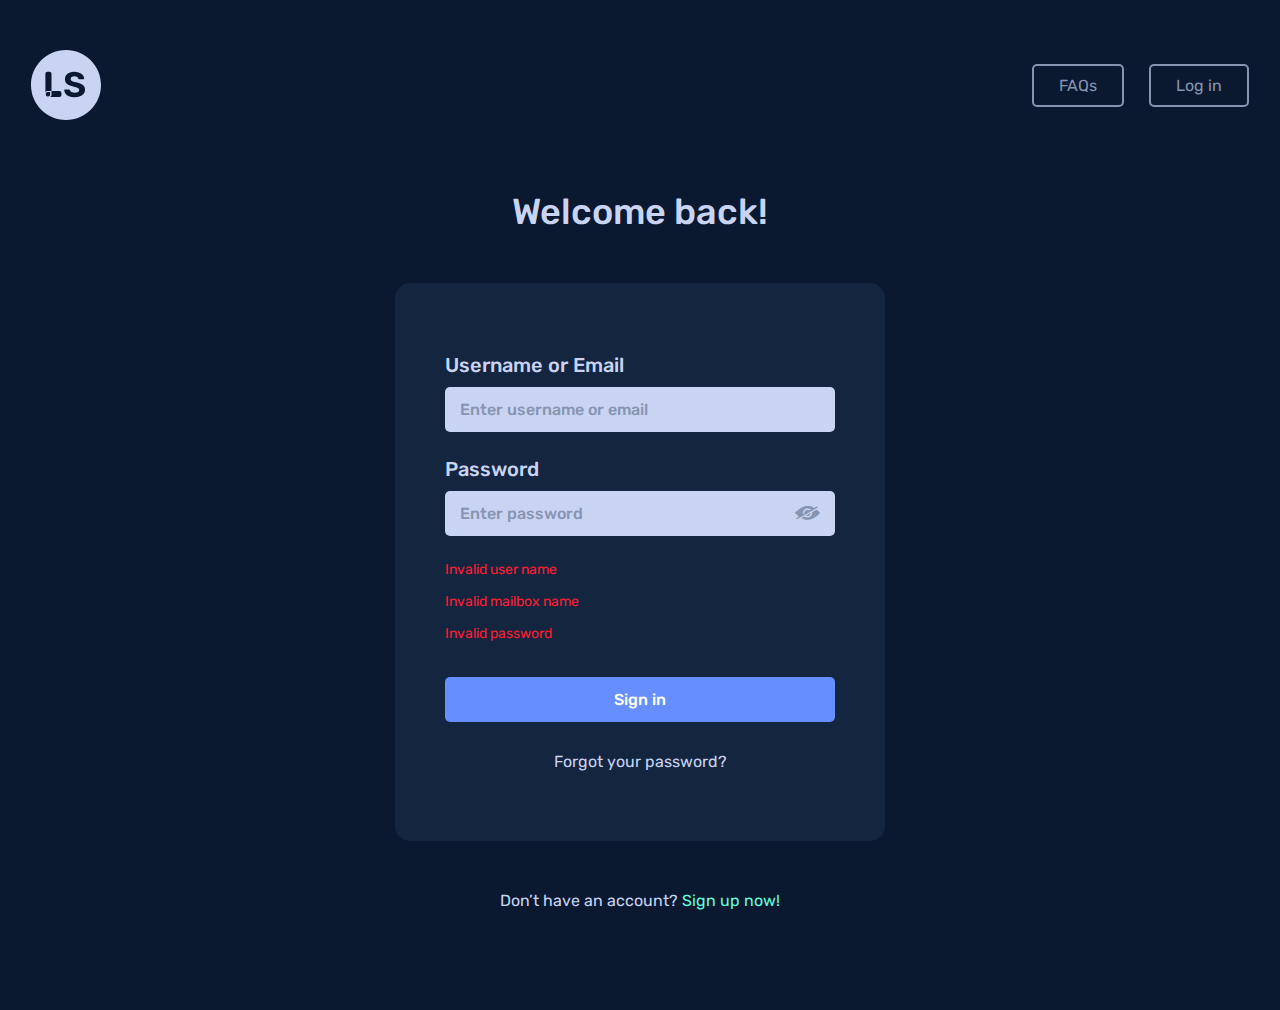
<file: login.html>
<!DOCTYPE html>
<html lang="en">
<head>
    <meta charset="UTF-8">
    <meta name="viewport" content="width=device-width, initial-scale=1.0">
    <link rel="stylesheet" href="./css/main.css">
    <link rel="stylesheet" href="./css/iconsfont.css">
    <link rel="shortcut icon" href="./img/logo.svg">
    <title>Label Store</title>
</head>
<body>
    <div class="wrapper">
        <header class="header">
            <div class="header__container">
                <a href="./index.html" class="header__logo"><img src="./img/logo.svg" alt="Logo"></a>
                <div class="header__auth">
                    <a href="#!" class="headeer__auth-btn _btn-header">FAQs</a>
                    <a href="./login.html" class="headeer__auth-btn _btn-header">Log in</a>
                </div>
            </div>
        </header>
        <main class="page">
            <section class="page__login login">
                <div class="login__container">
                    <h2 class="login__title _title-2">Welcome back!</h2>
                    <div class="login__box">
                        <form action="" class="login__form-auth form-auth">
                            <div class="form-auth__items">
                                <div class="form-auth__item">
                                    <label for="" class="form-auth__label">Username or Email</label>
                                    <input type="text" class="form-auth__inp" placeholder="Enter username or email">
                                </div>
                                <div class="form-auth__item">
                                    <label for="" class="form-auth__label">Password</label>
                                    <div class="form-auth__inp-pass">
                                        <input type="password" class="form-auth__inp" placeholder="Enter password">
                                        <i class="form-auth__eye _icon-hide-password"></i>
                                    </div>
                                </div>
                            </div>
                            <div class="form-auth__warning">
                                <div class="form-auth__warning-text">Invalid user name</div>
                                <div class="form-auth__warning-text">Invalid mailbox name</div>
                                <div class="form-auth__warning-text">Invalid password</div>
                            </div>
                            <button class="form-auth__btn _btn-auth">Sign in</button>
                            <a href="./recovery.html" class="form-auth__forgot">Forgot your password?</a>
                        </form>
                    </div>
                    <div class="login__sign-up">Don’t have an account? <a href="./registration.html">Sign up now!</a></div>
                </div>
            </section>
        </main>
    </div>
    <script src="./js/main.js"></script>
</body>
</html>
</file>
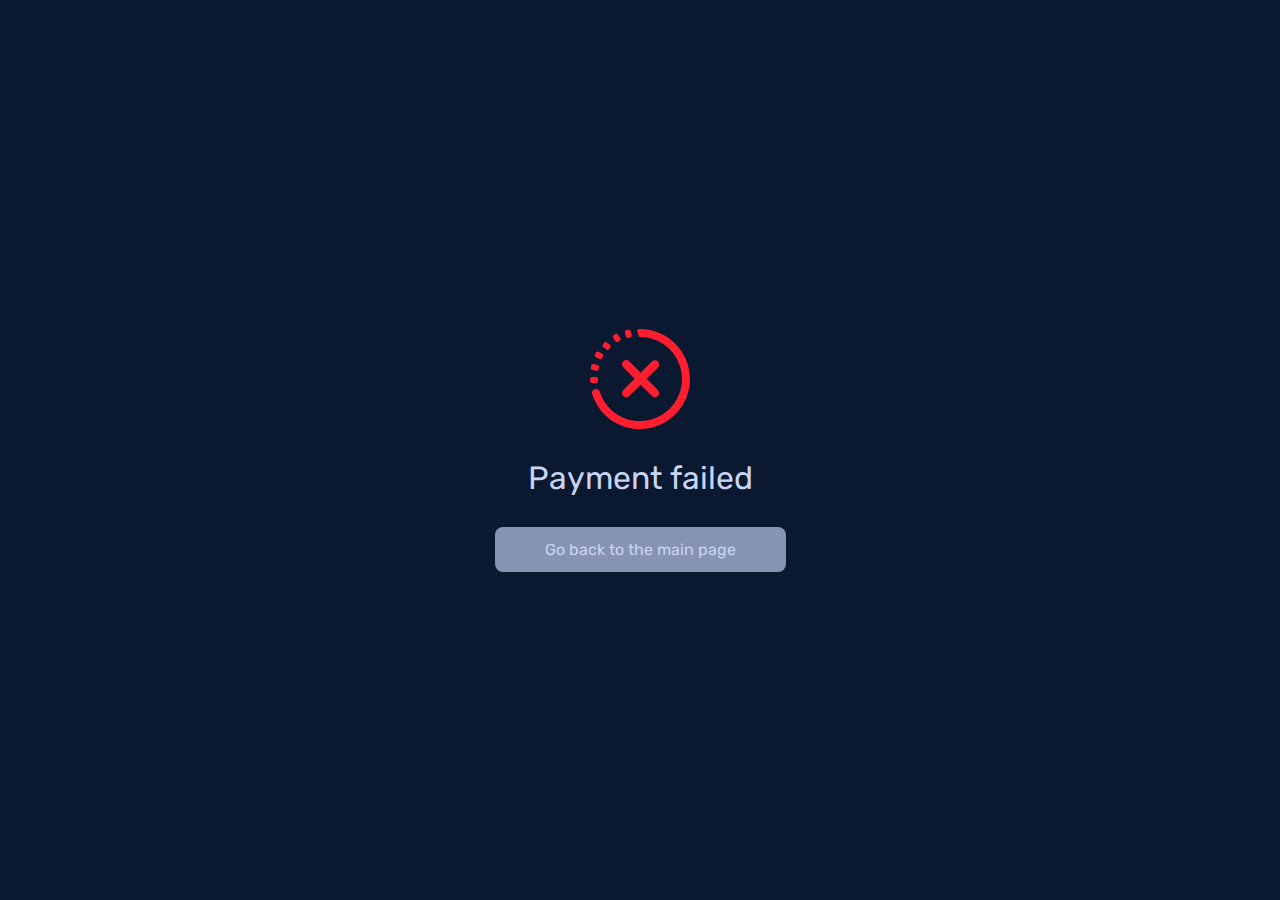
<file: mistake.html>
<!DOCTYPE html>
<html lang="en">
<head>
    <meta charset="UTF-8">
    <meta name="viewport" content="width=device-width, initial-scale=1.0">
    <link rel="stylesheet" href="./css/main.css">
    <link rel="stylesheet" href="./css/iconsfont.css">
    <link rel="shortcut icon" href="./img/logo.svg">
    <title>Payment failed</title>
</head>
<body>
    <div class="wrapper">
        <main class="page-feedback">
            <section class="page-feedback__payment-failed payment-failed">
                <div class="payment-failed__container">
                    <div class="payment-failed__body">
                        <div class="payment-failed__ico-successful"><img src="./img/icons/mistake-ico.svg" alt="Failed"></div>
                        <div class="payment-failed__text">Payment failed</div>
                        <a href="./deposit.html" class="payment-failed__btn">Go back to the main page</a>
                    </div>
                </div>
            </section>
        </main>
    </div>
</body>
</html>
</file>
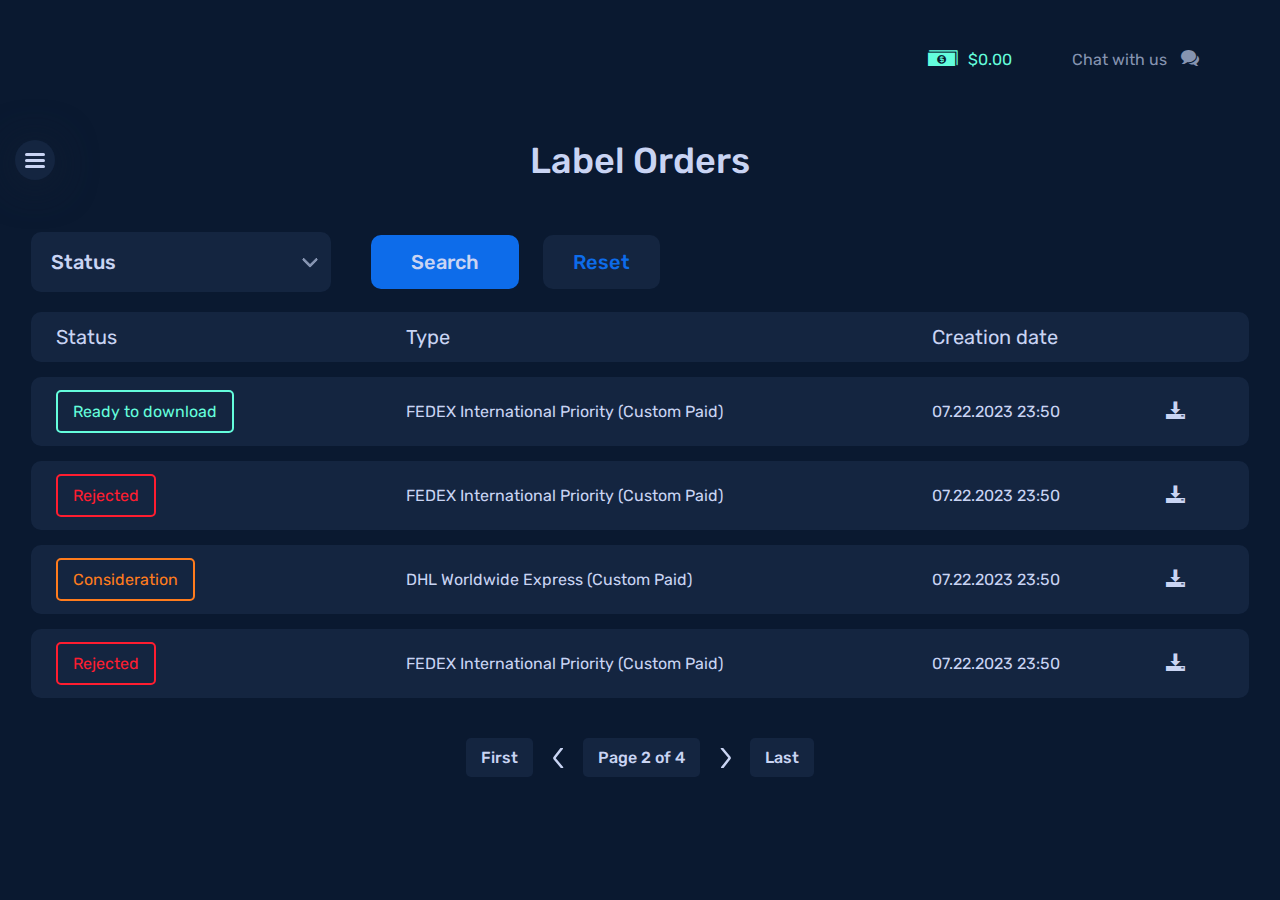
<file: orders.html>
<!DOCTYPE html>
<html lang="en">
<head>
    <meta charset="UTF-8">
    <meta name="viewport" content="width=device-width, initial-scale=1.0">
    <link rel="stylesheet" href="./css/scrollbar.css">
    <link rel="stylesheet" href="./css/main.css">
    <link rel="stylesheet" href="./css/iconsfont.css">
    <link rel="shortcut icon" href="./img/logo.svg">
    <title>Label orders</title>
</head>
<body>
    <div class="wrapper">
        <header class="header-authorized">
            <div class="header-authorized__container">
                <div class="header-authorized__content">
                    <div class="header-authorized__balance">
                        <div class="header-authorized__balance-ico _icon-cheaper"></div>
                        <div class="header-authorized__balance-text">$0.00</div>
                    </div>
                    <a href="#!" class="header-authorized__contact-us">
                        <span class="header-authorized__contact-us-text">Chat with us</span>
                        <span class="header-authorized__contact-us-icon _icon-feedback"></span>
                    </a>
                </div>
            </div>
        </header>
        <aside class="sidebar">
            <div class="sidebar__nav-btn">
                <div class="nav-icon-btn">
                    <div class="nav-icon"></div>
                </div>
            </div>
            <div class="sidebar-mini">
                <a href="" class="sidebar-mini__logo"><img src="./img/logo.svg" alt="Logo"></a>
                <nav class="sidebar-mini__nav-mini nav-mini">
                    <ul class="nav-mini__list">
                        <li class="nav-mini__item">
                            <a href="./account.html" class="nav-mini__link _icon-profile"></a>
                            <a href="./deposit.html" class="nav-mini__link _icon-deposit"></a>
                        </li>
                        <li class="nav-mini__item">
                            <div class="nav-mini__title">labels</div>
                            <a href="./create-label.html" class="nav-mini__link _icon-price-tags"></a>
                            <a href="./orders.html" class="nav-mini__link _icon-order-labels _active"></a>
                        </li>
                        <li class="nav-mini__item">
                            <div class="nav-mini__title">help</div>
                            <a href="#!" class="nav-mini__link _icon-ticket"></a>
                            <a href="./faq.html" class="nav-mini__link _icon-faq"></a>
                            <a href="#!" class="nav-mini__link _icon-logout"></a>
                        </li>
                    </ul>
                </nav>
            </div>
            <div data-simplebar class="siderbar-open">
                <a href="" class="siderbar-open__logo"><img src="./img/logo.svg" alt="Logo"></a>
                <nav class="siderbar-open__nav nav">
                    <ul class="nav__list">
                        <li class="nav__item">
                            <a href="./account.html" class="nav__link">
                                <span class="nav__link-ico _icon-profile"></span>
                                <span class="nav__link-text">Account</span>
                            </a>
                            <a href="./deposit.html" class="nav__link">
                                <span class="nav__link-ico _icon-deposit"></span>
                                <span class="nav__link-text">Deposit</span>
                            </a>
                        </li>
                        <li class="nav__item">
                            <div class="nav__item-title">labels</div>
                            <a href="./create-label.html" class="nav__link">
                                <span class="nav__link-ico _icon-price-tags"></span>
                                <span class="nav__link-text">Create label</span>
                            </a>
                            <a href="./orders.html" class="nav__link _active">
                                <span class="nav__link-ico _icon-order-labels"></span>
                                <span class="nav__link-text">Label orders</span>
                            </a>
                        </li>
                        <li class="nav__item">
                            <div class="nav__item-title">help</div>
                            <a href="#!" class="nav__link">
                                <span class="nav__link-ico _icon-ticket"></span>
                                <span class="nav__link-text">Ticket</span>
                            </a>
                            <a href="./faq.html" class="nav__link">
                                <span class="nav__link-ico _icon-faq"></span>
                                <span class="nav__link-text">FAQ</span>
                            </a>
                            <a href="#!" class="nav__link">
                                <span class="nav__link-ico _icon-logout"></span>
                                <span class="nav__link-text">Logout</span>
                            </a>
                        </li>
                    </ul>
                </nav>
            </div>
        </aside>
        <main class="page">
            <section class="page__orders orders">
                <div class="orders__container">
                    <h2 class="orders__title _title-2">Label Orders</h2>
                    <div class="orders__filter orders-filter">
                        <form action="">
                            <div class="orders-filter__dropdown dropdown">
                                <div class="dropdown__wrapper">
                                    <button class="dropdown__btn _filter">Status</button>
                                    <ul class="dropdown__list _filter">
                                        <li class="dropdown__item _filter" data-value="Ready-to-download">Ready to download</li>
                                        <li class="dropdown__item _filter" data-value="Rejected">Rejected</li>
                                        <li class="dropdown__item _filter" data-value="Consideration">Consideration</li>
                                    </ul>
                                    <input type="text" name="select-service" id="" value="" class="dropdown__input-hidden">
                                </div>
                            </div>
                            <div class="orders-filter__btns">
                                <button class="orders-filter__btn-search">Search</button>
                                <input class="orders-filter__reset" type="reset" name="" id="" value="Reset">
                            </div>
                        </form>
                    </div>
                    <div class="orders__tasks tasks">
                        <div class="tasks__items">
                            <div class="tasks__item _hide-item _title-item">
                                <div class="tasks__item-status">Status</div>
                                <div class="tasks__item-type">Type</div>
                                <div class="tasks__datetime">Creation date</div>
                                <div class="tasks__download"></div>
                            </div>
                            <div class="tasks__item">
                                <div class="tasks__item-number">
                                    <div class="tasks__item-number-grid">#</div>
                                    <div class="tasks__item-number-text">1</div>
                                </div>
                                <div class="tasks__item-status">
                                    <div class="tasks__item-status-title">Status:</div>
                                    <div class="tasks__item-status-text _ready">Ready to download</div>
                                </div>
                                <div class="tasks__item-type">
                                    <div class="tasks__item-type-title">Type:</div>
                                    <div class="tasks__item-type-text">FEDEX International Priority (Custom Paid)</div>
                                </div>
                                <div class="tasks__item-datetime">
                                    <div class="tasks__item-datetime-title">Creation date:</div>
                                    <div class="tasks__item-datetime-text">07.22.2023 23:50</div>
                                </div>
                                <div class="tasks__item-download">
                                    <div class="tasks__item-download-title">Download</div>
                                    <div class="tasks__item-download-text _icon-download"></div>
                                </div>
                            </div>
                            <div class="tasks__item">
                                <div class="tasks__item-number">
                                    <div class="tasks__item-number-grid">#</div>
                                    <div class="tasks__item-number-text">1</div>
                                </div>
                                <div class="tasks__item-status">
                                    <div class="tasks__item-status-title">Status:</div>
                                    <div class="tasks__item-status-text _rejected">Rejected</div>
                                </div>
                                <div class="tasks__item-type">
                                    <div class="tasks__item-type-title">Type:</div>
                                    <div class="tasks__item-type-text">FEDEX International Priority (Custom Paid)</div>
                                </div>
                                <div class="tasks__item-datetime">
                                    <div class="tasks__item-datetime-title">Creation date:</div>
                                    <div class="tasks__item-datetime-text">07.22.2023 23:50</div>
                                </div>
                                <a href="#!" class="tasks__item-download">
                                    <span class="tasks__item-download-title">Download</span>
                                    <span class="tasks__item-download-text _icon-download"></span>
                                </a>
                            </div>
                            <div class="tasks__item">
                                <div class="tasks__item-number">
                                    <div class="tasks__item-number-grid">#</div>
                                    <div class="tasks__item-number-text">1</div>
                                </div>
                                <div class="tasks__item-status">
                                    <div class="tasks__item-status-title">Status:</div>
                                    <div class="tasks__item-status-text _consideration">Consideration</div>
                                </div>
                                <div class="tasks__item-type">
                                    <div class="tasks__item-type-title">Type:</div>
                                    <div class="tasks__item-type-text">DHL Worldwide Express (Custom Paid)</div>
                                </div>
                                <div class="tasks__item-datetime">
                                    <div class="tasks__item-datetime-title">Creation date:</div>
                                    <div class="tasks__item-datetime-text">07.22.2023 23:50</div>
                                </div>
                                <div class="tasks__item-download">
                                    <div class="tasks__item-download-title">Download</div>
                                    <div class="tasks__item-download-text _icon-download"></div>
                                </div>
                            </div>
                            <div class="tasks__item">
                                <div class="tasks__item-number">
                                    <div class="tasks__item-number-grid">#</div>
                                    <div class="tasks__item-number-text">1</div>
                                </div>
                                <div class="tasks__item-status">
                                    <div class="tasks__item-status-title">Status:</div>
                                    <div class="tasks__item-status-text _rejected">Rejected</div>
                                </div>
                                <div class="tasks__item-type">
                                    <div class="tasks__item-type-title">Type:</div>
                                    <div class="tasks__item-type-text">FEDEX International Priority (Custom Paid)</div>
                                </div>
                                <div class="tasks__item-datetime">
                                    <div class="tasks__item-datetime-title">Creation date:</div>
                                    <div class="tasks__item-datetime-text">07.22.2023 23:50</div>
                                </div>
                                <div class="tasks__item-download">
                                    <div class="tasks__item-download-title">Download</div>
                                    <div class="tasks__item-download-text _icon-download"></div>
                                </div>
                            </div>
                        </div>
                    </div>
                    <div class="pagination">
                        <span class="step-links">
                            <a class="step-links__button-text" href="?page=1">First</a>
                            <a class="step-links__button-arrow _arrow-left" href="?page=1"></a>
                            <span class="current">Page 2 of 4</span>
                            <a class="step-links__button-arrow _arrow-right" href="?page=3"></a>
                            <a class="step-links__button-text" href="?page=4">Last</a>
                        </span>
                    </div>
                </div>
            </section>
        </main>
    </div>
    <script src="./js/scrollbar.js"></script>
    <script src="./js/checking-device.js"></script>
    <script src="./js/main.js"></script>
</body>
</html>
</file>
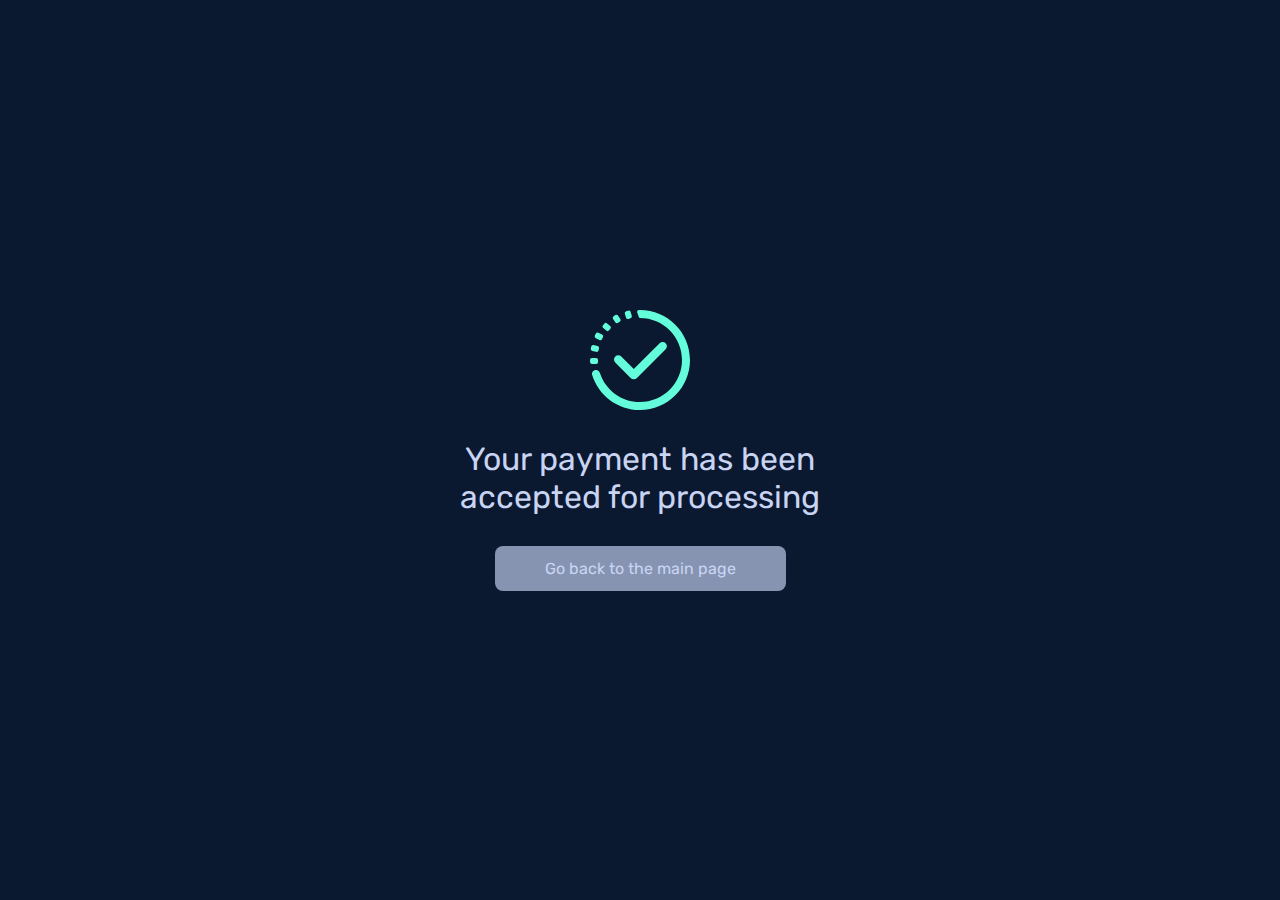
<file: payment-successful.html>
<!DOCTYPE html>
<html lang="en">
<head>
    <meta charset="UTF-8">
    <meta name="viewport" content="width=device-width, initial-scale=1.0">
    <link rel="stylesheet" href="./css/main.css">
    <link rel="stylesheet" href="./css/iconsfont.css">
    <link rel="shortcut icon" href="./img/logo.svg">
    <title>Payment successful</title>
</head>
<body>
    <div class="wrapper">
        <main class="page-feedback">
            <section class="page-feedback__payment-succsselful payment-successful">
                <div class="payment-successful__container">
                    <div class="payment-successful__body">
                        <div class="payment-successful__ico-successful"><img src="./img/icons/successful-ico.svg" alt="Successful"></div>
                        <div class="payment-successful__text">Your payment has been <br> accepted for processing</div>
                        <a href="./deposit.html" class="payment-successful__btn">Go back to the main page</a>
                    </div>
                </div>
            </section>
        </main>
    </div>
</body>
</html>
</file>
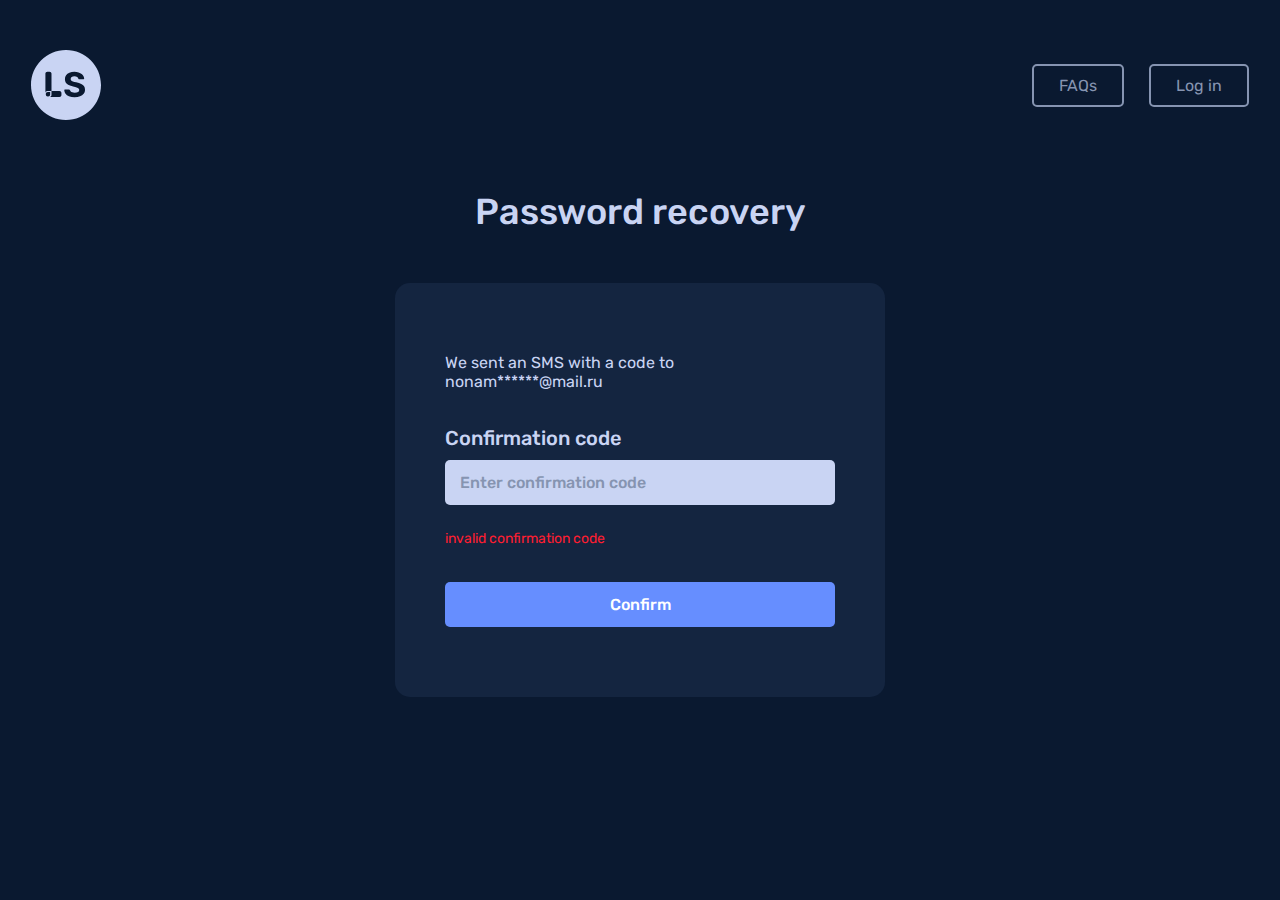
<file: recovery-code.html>
<!DOCTYPE html>
<html lang="en">
<head>
    <meta charset="UTF-8">
    <meta name="viewport" content="width=device-width, initial-scale=1.0">
    <link rel="stylesheet" href="./css/main.css">
    <link rel="stylesheet" href="./css/iconsfont.css">
    <link rel="shortcut icon" href="./img/logo.svg">
    <title>Password recovery</title>
</head>
<body>
    <div class="wrapper">
        <header class="header">
            <div class="header__container">
                <a href="./index.html" class="header__logo"><img src="./img/logo.svg" alt="Logo"></a>
                <div class="header__auth">
                    <a href="#!" class="headeer__auth-btn _btn-header">FAQs</a>
                    <a href="./login.html" class="headeer__auth-btn _btn-header">Log in</a>
                </div>
            </div>
        </header>
        <main class="page">
            <section class="page__recovey recovey">
                <div class="recovey__container">
                    <h2 class="recovey__title _title-2">Password recovery</h2>
                    <div class="recovey__box">
                        <form action="" class="recovey__form-auth form-auth">
                            <div class="form-auth__desc">We sent an SMS with a code to <br> nonam******@mail.ru</div>
                            <div class="form-auth__items">
                                <div class="form-auth__item">
                                    <label for="" class="form-auth__label">Сonfirmation code</label>
                                    <input type="text" class="form-auth__inp" placeholder="Enter confirmation code">
                                </div>
                            </div>
                            <div class="form-auth__warning">
                                <div class="form-auth__warning-text">invalid confirmation code</div>
                            </div>
                            <a href="./recovery-new-pas.html" class="form-auth__btn _btn-auth">Confirm</a>
                        </form>
                    </div>
                </div>
            </section>
        </main>
    </div>
</body>
</html>
</file>
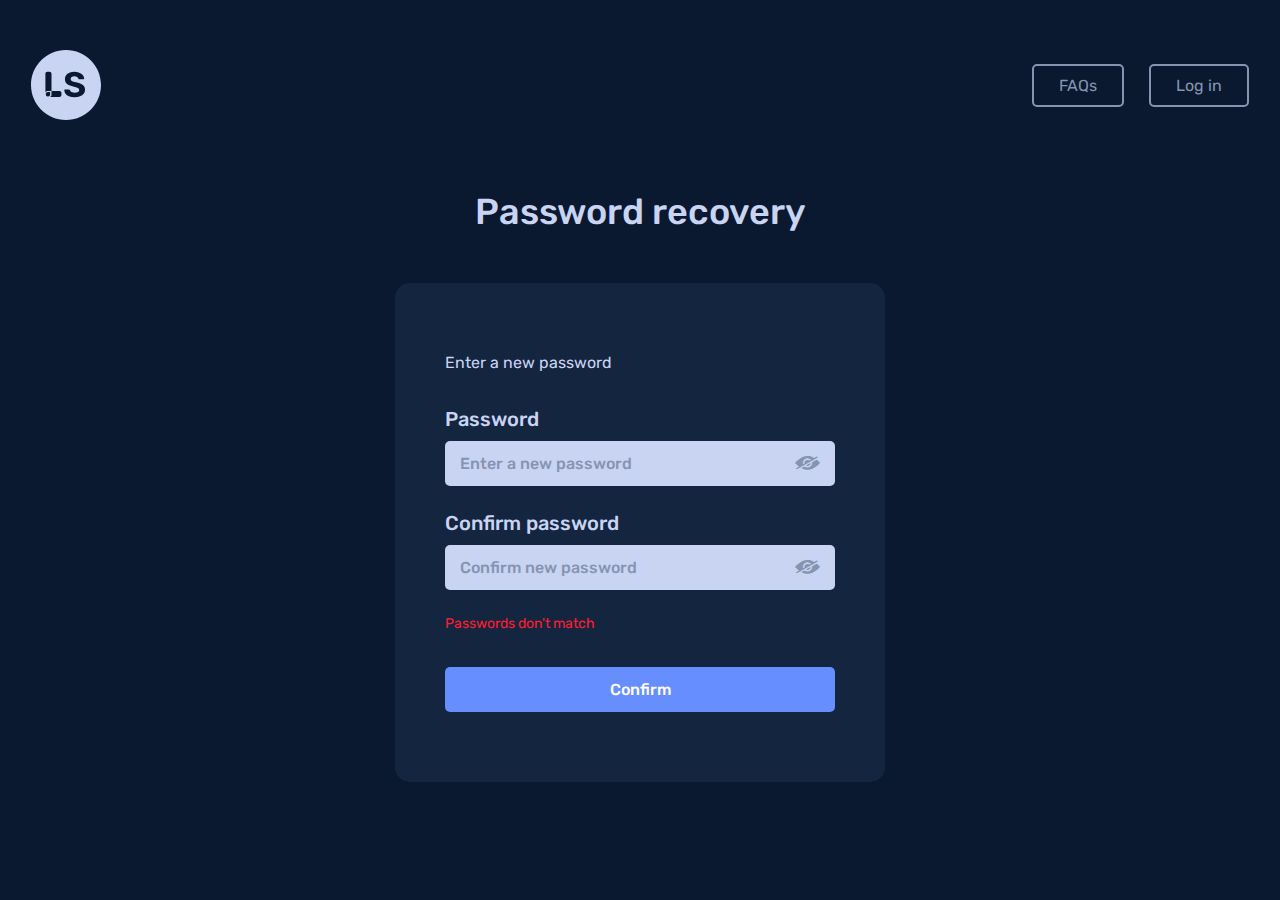
<file: recovery-new-pas.html>
<!DOCTYPE html>
<html lang="en">
<head>
    <meta charset="UTF-8">
    <meta name="viewport" content="width=device-width, initial-scale=1.0">
    <link rel="stylesheet" href="./css/main.css">
    <link rel="stylesheet" href="./css/iconsfont.css">
    <link rel="shortcut icon" href="./img/logo.svg">
    <title>Password recovery</title>
</head>
<body>
    <div class="wrapper">
        <header class="header">
            <div class="header__container">
                <a href="./index.html" class="header__logo"><img src="./img/logo.svg" alt="Logo"></a>
                <div class="header__auth">
                    <a href="#!" class="headeer__auth-btn _btn-header">FAQs</a>
                    <a href="./login.html" class="headeer__auth-btn _btn-header">Log in</a>
                </div>
            </div>
        </header>
        <main class="page">
            <section class="page__recovey recovey">
                <div class="recovey__container">
                    <h2 class="recovey__title _title-2">Password recovery</h2>
                    <div class="recovey__box">
                        <form action="" class="recovey__form-auth form-auth">
                            <div class="form-auth__desc">Enter a new password</div>
                            <div class="form-auth__items">
                                <div class="form-auth__item">
                                    <label for="" class="form-auth__label">Password</label>
                                    <div class="form-auth__inp-pass">
                                        <input type="password" class="form-auth__inp" placeholder="Enter a new password">
                                        <i class="form-auth__eye _icon-hide-password"></i>
                                    </div>
                                </div>
                                <div class="form-auth__item">
                                    <label for="" class="form-auth__label">Confirm password</label>
                                    <div class="form-auth__inp-pass">
                                        <input type="password" class="form-auth__inp" placeholder="Confirm new password">
                                        <i class="form-auth__eye _icon-hide-password"></i>
                                    </div>
                                </div>
                            </div>
                            <div class="form-auth__warning">
                                <div class="form-auth__warning-text">Passwords don't match</div>
                            </div>
                            <a href="./recovery-new-pas.html" class="form-auth__btn _btn-auth">Confirm</a>
                        </form>
                    </div>
                </div>
            </section>
        </main>
    </div>
</body>
</html>
</file>
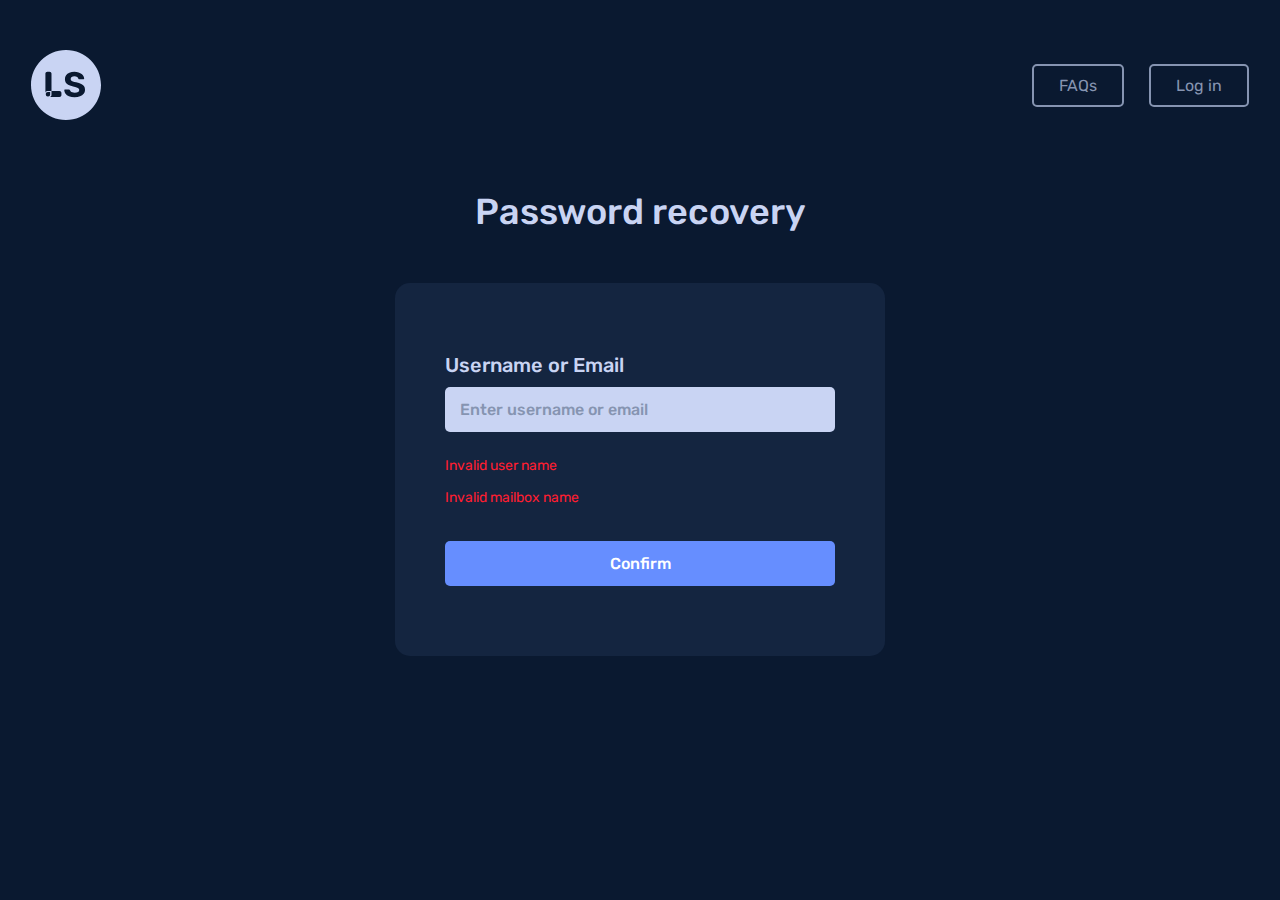
<file: recovery.html>
<!DOCTYPE html>
<html lang="en">
<head>
    <meta charset="UTF-8">
    <meta name="viewport" content="width=device-width, initial-scale=1.0">
    <link rel="stylesheet" href="./css/main.css">
    <link rel="stylesheet" href="./css/iconsfont.css">
    <link rel="shortcut icon" href="./img/logo.svg">
    <title>Recovery</title>
</head>
<body>
    <div class="wrapper">
        <header class="header">
            <div class="header__container">
                <a href="./index.html" class="header__logo"><img src="./img/logo.svg" alt="Logo"></a>
                <div class="header__auth">
                    <a href="#!" class="headeer__auth-btn _btn-header">FAQs</a>
                    <a href="./login.html" class="headeer__auth-btn _btn-header">Log in</a>
                </div>
            </div>
        </header>
        <main class="page">
            <section class="page__recovey recovey">
                <div class="recovey__container">
                    <h2 class="recovey__title _title-2">Password recovery</h2>
                    <div class="recovey__box">
                        <form action="" class="recovey__form-auth form-auth">
                            <div class="form-auth__items">
                                <div class="form-auth__item">
                                    <label for="" class="form-auth__label">Username or Email</label>
                                    <input type="text" class="form-auth__inp" placeholder="Enter username or email">
                                </div>
                            </div>
                            <div class="form-auth__warning">
                                <div class="form-auth__warning-text">Invalid user name</div>
                                <div class="form-auth__warning-text">Invalid mailbox name</div>
                            </div>
                            <a href="./recovery-code.html" class="form-auth__btn _btn-auth">Confirm</a>
                        </form>
                    </div>
                </div>
            </section>
        </main>
    </div>
</body>
</html>
</file>
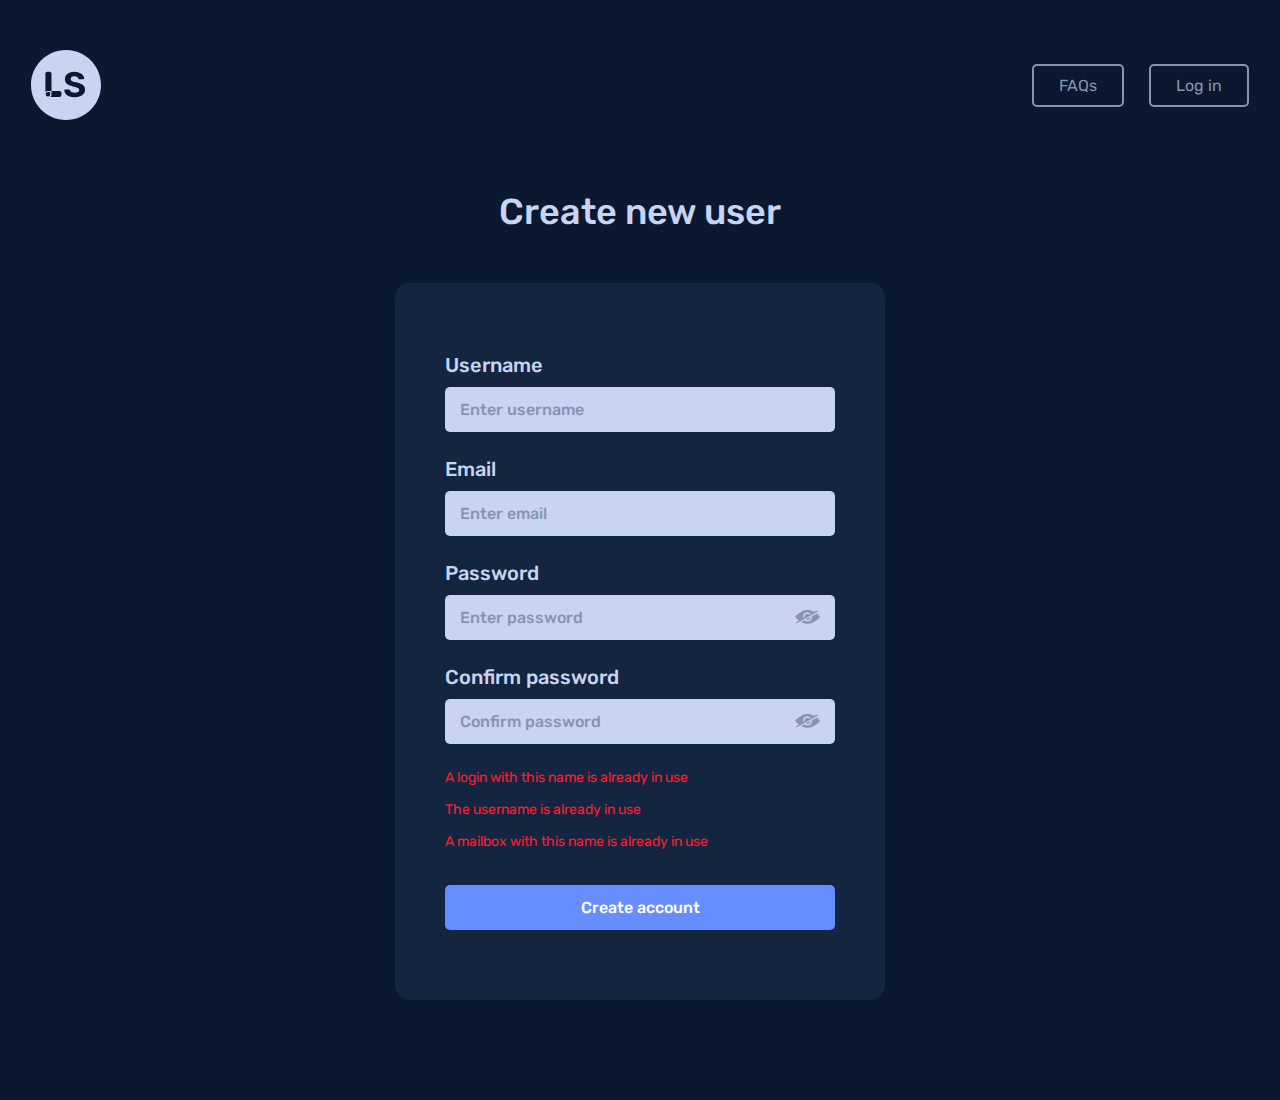
<file: registration.html>
<!DOCTYPE html>
<html lang="en">
<head>
    <meta charset="UTF-8">
    <meta name="viewport" content="width=device-width, initial-scale=1.0">
    <link rel="stylesheet" href="./css/main.css">
    <link rel="stylesheet" href="./css/iconsfont.css">
    <link rel="shortcut icon" href="./img/logo.svg">
    <title>Label Store</title>
</head>
<body>
    <div class="wrapper">
        <header class="header">
            <div class="header__container">
                <a href="./index.html" class="header__logo"><img src="./img/logo.svg" alt="Logo"></a>
                <div class="header__auth">
                    <a href="#!" class="headeer__auth-btn _btn-header">FAQs</a>
                    <a href="./login.html" class="headeer__auth-btn _btn-header">Log in</a>
                </div>
            </div>
        </header>
        <main class="page">
            <section class="page__registration registration">
                <div class="registration__container">
                    <h2 class="registration__title _title-2">Create new user</h2>
                    <div class="registration__box">
                        <form action="" class="registration__form-auth form-auth">
                            <div class="form-auth__items">
                                <div class="form-auth__item">
                                    <label for="" class="form-auth__label">Username</label>
                                    <input type="text" class="form-auth__inp" placeholder="Enter username">
                                </div>
                                <div class="form-auth__item">
                                    <label for="" class="form-auth__label">Email</label>
                                    <input type="email" class="form-auth__inp" placeholder="Enter email">
                                </div>
                                <div class="form-auth__item">
                                    <label for="" class="form-auth__label">Password</label>
                                    <div class="form-auth__inp-pass">
                                        <input type="password" class="form-auth__inp" placeholder="Enter password">
                                        <i class="form-auth__eye _icon-hide-password"></i>
                                    </div>
                                </div>
                                <div class="form-auth__item">
                                    <label for="" class="form-auth__label">Confirm password</label>
                                    <div class="form-auth__inp-pass">
                                        <input type="password" class="form-auth__inp" placeholder="Confirm password">
                                        <i class="form-auth__eye _icon-hide-password"></i>
                                    </div>
                                </div>
                            </div>
                            <div class="form-auth__warning">
                                <div class="form-auth__warning-text">A login with this name is already in use</div>
                                <div class="form-auth__warning-text">The username is already in use</div>
                                <div class="form-auth__warning-text">A mailbox with this name is already in use</div>
                            </div>
                            <button class="form-auth__btn _btn-auth">Create account</button>
                        </form>
                    </div>
                </div>
            </section>
        </main>
    </div>
    <script src="./js/main.js"></script>
</body>
</html>
</file>
<file: css/iconsfont.css>
@font-face {
  font-family: 'icons';
  src:
    url('../fonts/icons.ttf?705x98') format('truetype'),
    url('../fonts/icons.woff?705x98') format('woff'),
    url('../fonts/icons.svg?705x98#icons') format('svg');
  font-weight: normal;
  font-style: normal;
  font-display: block;
}

[class^="_icon-"]::before, [class*=" _icon-"]::before {
  /* use !important to prevent issues with browser extensions that change fonts */
  font-family: 'icons' !important;
  speak: never;
  font-style: normal;
  font-weight: normal;
  font-variant: normal;
  text-transform: none;
  line-height: 1;

  /* Better Font Rendering =========== */
  -webkit-font-smoothing: antialiased;
  -moz-osx-font-smoothing: grayscale;
}

._icon-profile:before {
  content: "\e904";
}
._icon-hide-password:before {
  content: "\e906";
  color: #8694B1;
}
._icon-check-password:before {
  content: "\e907";
  color: #8694B1;
}
._icon-cheaper:before {
  content: "\e908";
}
._icon-logout:before {
  content: "\e900";
}
._icon-faq:before {
  content: "\e901";
}
._icon-ticket:before {
  content: "\e902";
}
._icon-order-labels:before {
  content: "\e903";
}
._icon-deposit:before {
  content: "\e905";
}
._icon-price-tags:before {
  content: "\e936";
}
._icon-feedback:before {
  content: "\e96d";
}
._icon-download:before {
  content: "\e9c7";
}
</file>
<file: css/scrollbar.css>
[data-simplebar] {
    position: relative;
    flex-direction: column;
    flex-wrap: wrap;
    justify-content: flex-start;
    align-content: flex-start;
    align-items: flex-start;
  }
  
  .simplebar-wrapper {
    overflow: hidden;
    width: inherit;
    height: inherit;
    max-width: inherit;
    max-height: inherit;
  }
  
  .simplebar-mask {
    direction: inherit;
    position: absolute;
    overflow: hidden;
    padding: 0;
    margin: 0;
    left: 0;
    top: 0;
    bottom: 0;
    right: 0;
    width: auto !important;
    height: auto !important;
    z-index: 0;
  }
  
  .simplebar-offset {
    direction: inherit !important;
    box-sizing: inherit !important;
    resize: none !important;
    position: absolute;
    top: 0;
    left: 0;
    bottom: 0;
    right: 0;
    padding: 0;
    margin: 0;
    -webkit-overflow-scrolling: touch;
  }
  
  .simplebar-content-wrapper {
    direction: inherit;
    box-sizing: border-box !important;
    position: relative;
    display: block;
    height: 100%; /* Required for horizontal native scrollbar to not appear if parent is taller than natural height */
    width: auto;
    max-width: 100%; /* Not required for horizontal scroll to trigger */
    max-height: 100%; /* Needed for vertical scroll to trigger */
    scrollbar-width: none;
    -ms-overflow-style: none;
  }
  
  .simplebar-content-wrapper::-webkit-scrollbar,
  .simplebar-hide-scrollbar::-webkit-scrollbar {
    width: 0;
    height: 0;
  }
  
  .simplebar-content:before,
  .simplebar-content:after {
    content: ' ';
    display: table;
  }
  
  .simplebar-placeholder {
    max-height: 100%;
    max-width: 100%;
    width: 100%;
    pointer-events: none;
  }
  
  .simplebar-height-auto-observer-wrapper {
    box-sizing: inherit !important;
    height: 100%;
    width: 100%;
    max-width: 1px;
    position: relative;
    float: left;
    max-height: 1px;
    overflow: hidden;
    z-index: -1;
    padding: 0;
    margin: 0;
    pointer-events: none;
    flex-grow: inherit;
    flex-shrink: 0;
    flex-basis: 0;
  }
  
  .simplebar-height-auto-observer {
    box-sizing: inherit;
    display: block;
    opacity: 0;
    position: absolute;
    top: 0;
    left: 0;
    height: 1000%;
    width: 1000%;
    min-height: 1px;
    min-width: 1px;
    overflow: hidden;
    pointer-events: none;
    z-index: -1;
  }
  
  .simplebar-track {
    z-index: 1;
    position: absolute;
    right: 0;
    bottom: 0;
    pointer-events: none;
    overflow: hidden;
  }
  
  [data-simplebar].simplebar-dragging .simplebar-content {
    pointer-events: none;
    user-select: none;
    -webkit-user-select: none;
  }
  
  [data-simplebar].simplebar-dragging .simplebar-track {
    pointer-events: all;
  }
  
  .simplebar-scrollbar {
    position: absolute;
    left: 0;
    right: 0;
    min-height: 10px;
  }
  
  .simplebar-scrollbar:before {
    position: absolute;
    content: '';
    background: #0f1929;
    border-radius: 7px;
    left: 2px;
    right: 2px;
    opacity: 0;
    transition: opacity 0.2s linear;
  }
  
  .simplebar-scrollbar.simplebar-visible:before {
    /* When hovered, remove all transitions from drag handle */
    opacity: 0.5;
    transition: opacity 0s linear;
  }
  
  .simplebar-track.simplebar-vertical {
    top: 0;
    width: 10px;
  }
  
  .simplebar-track.simplebar-vertical .simplebar-scrollbar:before {
    top: 2px;
    bottom: 2px;
  }
  
  .simplebar-track.simplebar-horizontal {
    left: 0;
    height: 11px;
  }
  
  .simplebar-track.simplebar-horizontal .simplebar-scrollbar:before {
    height: 100%;
    left: 2px;
    right: 2px;
  }
  
  .simplebar-track.simplebar-horizontal .simplebar-scrollbar {
    right: auto;
    left: 0;
    top: 2px;
    height: 7px;
    min-height: 0;
    min-width: 10px;
    width: auto;
  }
  
  /* Rtl support */
  [data-simplebar-direction='rtl'] .simplebar-track.simplebar-vertical {
    right: auto;
    left: 0;
  }
  
  .hs-dummy-scrollbar-size {
    direction: rtl;
    position: fixed;
    opacity: 0;
    visibility: hidden;
    height: 500px;
    width: 500px;
    overflow-y: hidden;
    overflow-x: scroll;
  }
  
  .simplebar-hide-scrollbar {
    position: fixed;
    left: 0;
    visibility: hidden;
    overflow-y: scroll;
    scrollbar-width: none;
    -ms-overflow-style: none;
  }
</file>
<file: css/main.css>
/* Reset and base styles  */
@import url("https://fonts.googleapis.com/css?family=Rubik:400,500,700&display=swap");
* {
  padding: 0px;
  margin: 0px;
  border: none;
}

*,
*::before,
*::after {
  box-sizing: border-box;
}

/* Links */
a, a:link, a:visited {
  text-decoration: none;
}

a:hover {
  text-decoration: none;
}

/* Common */
aside, nav, footer, header, section, main {
  display: block;
}

h1, h2, h3, h4, h5, h6, p {
  font-size: inherit;
  font-weight: inherit;
}

ul, ul li {
  list-style: none;
}

img {
  vertical-align: top;
}

img, svg {
  max-width: 100%;
  height: auto;
}

address {
  font-style: normal;
}

/* Form */
input, textarea, button, select {
  font-family: inherit;
  font-size: inherit;
  color: inherit;
  background-color: transparent;
}

input::-ms-clear {
  display: none;
}

button, input[type=submit] {
  display: inline-block;
  box-shadow: none;
  background-color: transparent;
  background: none;
  cursor: pointer;
}

input:focus, input:active,
button:focus, button:active {
  outline: none;
}

button::-moz-focus-inner {
  padding: 0;
  border: 0;
}

label {
  cursor: pointer;
}

legend {
  display: block;
}

html,
body {
  height: 100%;
}

body {
  font-family: "Rubik", sans-serif;
  font-style: 16px;
  background-color: #0A1930;
  color: #C9D4F3;
}

input[type=password]::-ms-reveal,
input[type=password]::-ms-clear {
  display: none;
}

input[type=number]::-webkit-inner-spin-button {
  -webkit-appearance: none;
}

textarea:focus {
  outline: none;
}

input[type=password] {
  padding: 13px 45px 13px 15px;
}

.wrapper {
  position: relative;
  min-height: 100%;
  overflow: hidden;
  display: flex;
  flex-direction: column;
}

.page {
  flex: 1 1 auto;
}

[class*=__container] {
  max-width: 1248px;
  margin: 0 auto;
  padding: 0 15px;
}

._btn-header {
  border-radius: 5px;
  border: 2px solid #8694B1;
  padding: 10px 25px;
  color: #8694B1;
  transition: all 0.3s ease-in;
}
._btn-header:hover {
  border: 2px solid #64FDDC;
  color: #0A1930;
  background-color: #64FDDC;
}

._btn-not-auth {
  border-radius: 5px;
  background: #8694B1;
}

._title-1 {
  font-size: 54px;
  font-weight: 500;
  line-height: normal;
  text-align: center;
  color: #C9D4F3;
}
@media screen and (max-width: 768px) {
  ._title-1 {
    font-size: 48px;
  }
}
@media screen and (max-width: 480px) {
  ._title-1 {
    font-size: 36px;
  }
}

._title-2 {
  text-align: center;
  font-size: 36px;
  font-weight: 500;
  line-height: normal;
  color: #C9D4F3;
}

._inverse-item {
  border-right: 0px none !important;
  border-left: 5px solid #64FDDC;
}

.none {
  display: none;
}

.page {
  /* .page__main-block */
  /* .page__couriers */
  /* .page__login */
  /* .page__registration */
  /* .page__recovery */
  /* .page__deposit */
  /* .page__account */
  /* .page__create-label */
  /* .page__orders */
  /* .page__faq */
  /* .page__payment-succsselful */
}
.page__main-block {
  margin-bottom: 100px;
}
@media screen and (max-width: 480px) {
  .page__main-block {
    margin-bottom: 70px;
  }
}
.page__couriers {
  margin-bottom: 100px;
}
@media screen and (max-width: 480px) {
  .page__couriers {
    margin-bottom: 70px;
  }
}
.page__login {
  margin-bottom: 100px;
}
@media screen and (max-width: 480px) {
  .page__login {
    margin-bottom: 70px;
  }
}
.page__registration {
  margin-bottom: 100px;
}
@media screen and (max-width: 480px) {
  .page__registration {
    margin-bottom: 70px;
  }
}
.page__recovery {
  margin-bottom: 100px;
}
@media screen and (max-width: 480px) {
  .page__recovery {
    margin-bottom: 70px;
  }
}
.page__deposit {
  margin-bottom: 100px;
}
@media screen and (max-width: 480px) {
  .page__deposit {
    margin-bottom: 70px;
  }
}
.page__account {
  margin-bottom: 100px;
}
@media screen and (max-width: 480px) {
  .page__account {
    margin-bottom: 70px;
  }
}
.page__create-label {
  margin-bottom: 100px;
}
@media screen and (max-width: 480px) {
  .page__create-label {
    margin-bottom: 70px;
  }
}
.page__orders {
  margin-bottom: 100px;
}
@media screen and (max-width: 480px) {
  .page__orders {
    margin-bottom: 70px;
  }
}
.page__faq {
  margin-bottom: 100px;
}
@media screen and (max-width: 480px) {
  .page__faq {
    margin-bottom: 70px;
  }
}
.page-feedback {
  flex: 1 1 auto;
  display: flex;
  flex-direction: column;
  justify-content: center;
  align-items: center;
  /* .page-feedback__payment-succsselful */
  /* .page-feedback__payment-failed */
}
.form-auth {
  /* .form-auth__items */
  /* .form-auth__item */
  /* .form-auth__desc */
  /* .form-auth__label */
  /* .form-auth__inp */
  /* .form-auth__inp-pass */
  /* .form-auth__eye */
  /* .form-auth__warning */
  /* .form-auth__warning-text */
  /* .form-auth__btn */
  /* .form-auth__forgot */
}
.form-auth__items > *:not(:last-child) {
  margin-bottom: 25px;
}
.form-auth__item {
  display: flex;
  flex-direction: column;
}
.form-auth__desc {
  margin-bottom: 35px;
}
.form-auth__label {
  font-size: 20px;
  font-weight: 500;
  line-height: normal;
  margin-bottom: 10px;
}
.form-auth__inp {
  padding: 13px 15px;
  width: 100%;
  border-radius: 5px;
  background: #C9D4F3;
  font-size: 16px;
  font-weight: 500;
  line-height: normal;
  color: #0A1930;
}
.form-auth__inp::-moz-placeholder {
  color: #8694B1;
}
.form-auth__inp::placeholder {
  color: #8694B1;
}
.form-auth__inp-pass {
  position: relative;
}
.form-auth__eye {
  position: absolute;
  top: 50%;
  right: 0;
  transform: translate(0px, -50%);
  margin-right: 15px;
  font-size: 14px;
  cursor: pointer;
}
.form-auth__warning {
  font-size: 14px;
  font-weight: 400;
  line-height: normal;
  color: #FF1D30;
  margin-top: 25px;
}
.form-auth__warning > *:not(:last-child) {
  margin-bottom: 15px;
}
.form-auth__btn {
  padding: 13px 0;
  display: flex;
  align-items: center;
  justify-content: center;
  border-radius: 5px;
  background: #668EFF;
  font-size: 16px;
  font-weight: 500;
  line-height: normal;
  color: #fff;
  transition: all 0.2s ease-in;
  margin-top: 35px;
}
.form-auth__btn:hover {
  background-color: #456fe4;
}
.form-auth__forgot {
  margin-top: 30px;
  text-align: center;
  color: #C9D4F3;
  transition: all 0.3s ease;
}
.form-auth__forgot:hover {
  color: #64FDDC;
}

/* Nav Icon */
body._touch .sidebar__nav-btn {
  display: block;
}

.sidebar__nav-btn {
  display: block;
  position: fixed;
  top: 140px;
  left: 110px;
  background-color: #142540;
  border-radius: 50%;
  padding: 10px;
  filter: drop-shadow(0px 4px 20px #111E32);
  transition: left 0.3s ease;
  cursor: pointer;
}
.sidebar__nav-btn._active {
  left: 320px;
}
@media screen and (max-width: 1450px) {
  .sidebar__nav-btn {
    left: 15px;
  }
}
@media screen and (max-width: 480px) {
  .sidebar__nav-btn {
    top: 100px;
  }
  .sidebar__nav-btn._active {
    left: 260px;
  }
}

.nav-icon-btn {
  height: 20px;
  width: 20px;
  display: flex;
  justify-content: center;
  align-items: center;
}

.nav-icon {
  position: relative;
  z-index: 10;
  width: 20px;
  height: 3px;
  background-color: #C9D4F3;
  border-radius: 10px;
}

.nav-icon::before,
.nav-icon::after {
  content: "";
  display: block;
  position: absolute;
  left: 0;
  width: 20px;
  height: 3px;
  background-color: #C9D4F3;
  border-radius: 20px;
  transition: transform 0.1s ease-in, top 0.1s linear 0.1s;
}

.nav-icon::before {
  top: -6px;
}

.nav-icon::after {
  top: 6px;
}

.nav-icon._active {
  background-color: transparent;
}

.nav-icon._active::before,
.nav-icon._active::after {
  top: 0;
  transition: top 0.1s linear, transform 0.1s ease-in 0.1s;
}

.nav-icon._active::before {
  transform: rotate(45deg);
}

.nav-icon._active::after {
  transform: rotate(-45deg);
}

.header {
  margin-bottom: 20px;
  /* .header__container */
  /* .header__logo */
  /* .header__auth */
}
@media screen and (max-width: 480px) {
  .header {
    margin-bottom: 50px;
  }
}
.header__container {
  display: flex;
  align-items: center;
  justify-content: space-between;
  padding: 50px 15px;
}
@media screen and (max-width: 480px) {
  .header__container {
    padding: 30px 15px;
  }
}
@media screen and (max-width: 480px) {
  .header__logo {
    width: 60px;
    height: 60px;
  }
}
.header__auth {
  display: flex;
  gap: 25px;
}
@media screen and (max-width: 480px) {
  .header__auth {
    gap: 15px;
  }
}

.headeer {
  /* .headeer__auth-btn */
}
.main-block {
  /* .main-block__container */
  /* .main-block__welcome */
  /* .main-block__title */
  /* .main-block__advantages */
  /* .main-block__btns */
  /* .main-block__btn */
  /* .main-block__btn-text */
  /* .main-block__btn-ico */
}
.main-block__welcome {
  text-align: center;
  font-size: 24px;
  font-weight: 400;
  line-height: normal;
  margin-bottom: 20px;
}
.main-block__welcome > span {
  color: #64FDDC;
}
@media screen and (max-width: 768px) {
  .main-block__welcome {
    margin-bottom: 15px;
  }
}
@media screen and (max-width: 480px) {
  .main-block__welcome {
    font-size: 20px;
  }
}
.main-block__title {
  margin-bottom: 70px;
}
@media screen and (max-width: 768px) {
  .main-block__title {
    margin-bottom: 50px;
  }
}
.main-block__advantages {
  margin-bottom: 70px;
}
@media screen and (max-width: 768px) {
  .main-block__advantages {
    margin-bottom: 50px;
  }
}
.main-block__btns {
  display: flex;
  justify-content: center;
  gap: 30px;
}
@media screen and (max-width: 510px) {
  .main-block__btns {
    flex-direction: column;
    align-items: center;
  }
}
.main-block__btn {
  display: flex;
  justify-content: center;
  align-items: center;
  width: 222px;
  height: 50px;
  color: #C9D4F3;
  font-weight: 500;
  line-height: normal;
  gap: 15px;
  transition: all 0.3s ease-in;
}
.main-block__btn:hover {
  background-color: #64FDDC;
  color: #0A1930;
}
@media screen and (max-width: 510px) {
  .main-block__btn {
    width: 100%;
  }
}
.advantages {
  /* .advantages__items */
  /* .advantages__item */
  /* .advantages__item-image */
  /* .advantages__item-text */
}
.advantages__items {
  display: grid;
  gap: 30px;
  grid-template-columns: repeat(auto-fit, minmax(280px, 1fr));
}
@media screen and (max-width: 1239px) {
  .advantages__items {
    grid-template-columns: repeat(auto-fit, minmax(400px, 1fr));
  }
}
@media screen and (max-width: 480px) {
  .advantages__items {
    grid-template-columns: repeat(auto-fit, minmax(280px, 1fr));
  }
}
.advantages__item {
  display: flex;
  align-items: center;
  justify-content: center;
  padding: 64px 31px;
  border-radius: 15px;
  gap: 25px;
  background-color: #142540;
}
.advantages__item-image {
  width: 100px;
  height: 100px;
}
.advantages__item-text {
  font-size: 24px;
  font-weight: 400;
  line-height: normal;
}

.couriers {
  /* .couriers__container */
  /* .couriers__items */
  /* .couriers__item */
  /* .couriers__item-company */
  /* .couriers__item-company-image */
  /* .couriers__item-compeny-name */
  /* .couriers__item-price */
  /* .couriers__item-texts */
  /* .couriers__item-text */
  /* .couriers__item-link */
}
.couriers__items {
  display: grid;
  gap: 30px;
  grid-template-columns: repeat(auto-fit, minmax(400px, 1fr));
}
@media screen and (max-width: 480px) {
  .couriers__items {
    grid-template-columns: repeat(auto-fit, minmax(270px, 1fr));
  }
}
.couriers__item {
  padding: 50px;
  display: grid;
  grid-auto-flow: row;
  grid-template: auto auto auto 50px/1fr;
  border-radius: 30px;
  background-color: #142540;
}
@media screen and (max-width: 939px) {
  .couriers__item {
    text-align: center;
  }
}
.couriers__item-company {
  display: flex;
  align-items: center;
  gap: 70px;
  margin-bottom: 50px;
}
@media screen and (max-width: 1130px) {
  .couriers__item-company {
    gap: 40px;
  }
}
@media screen and (max-width: 939px) {
  .couriers__item-company {
    display: flex;
    flex-direction: column;
    gap: 30px;
  }
}
.couriers__item-company-image {
  width: 125px;
  height: 83.333px;
}
.couriers__item-company-image > img {
  border-radius: 10px;
}
.couriers__item-compeny-name {
  font-size: 20px;
  font-weight: 400;
  line-height: normal;
  color: #fff;
  text-align: center;
}
.couriers__item-price {
  font-weight: 400;
  line-height: normal;
  color: #fff;
  margin-bottom: 30px;
}
.couriers__item-price > span {
  color: #64FDDC;
}
.couriers__item-texts {
  font-weight: 400;
  line-height: normal;
  color: #8694B1;
  margin-bottom: 40px;
}
.couriers__item-texts > *:not(:last-child) {
  margin-bottom: 15px;
}
.couriers__item-link {
  display: flex;
  justify-content: center;
  align-items: center;
  height: 50px;
  color: #C9D4F3;
  font-weight: 500;
  line-height: normal;
  transition: all 0.3s ease-in;
  border-radius: 8px;
}
.couriers__item-link:hover {
  background-color: #64FDDC;
  color: #0A1930;
}

.login {
  /* .login__container */
  /* .login__title */
  /* .login__box */
  /* .login__form-auth */
  /* .login__sign-up */
}
.login__title {
  margin-bottom: 50px;
}
@media screen and (max-width: 480px) {
  .login__title {
    margin-bottom: 30px;
  }
}
.login__box {
  display: flex;
  align-items: center;
  justify-content: center;
  margin-bottom: 50px;
  width: 100%;
}
.login__form-auth {
  display: flex;
  flex-direction: column;
  padding: 70px 50px;
  border-radius: 15px;
  background: #142540;
  max-width: 490px;
  width: 100%;
}
@media screen and (max-width: 510px) {
  .login__form-auth {
    padding: 50px;
    flex: 1 1 auto;
  }
}
@media screen and (max-width: 414px) {
  .login__form-auth {
    padding: 50px 30px;
  }
}
.login__sign-up {
  text-align: center;
}
.login__sign-up > a {
  color: #64FDDC;
}
.login__sign-up > a:hover {
  text-decoration: underline;
}

.registration {
  /* .registration__container */
  /* .registration__title */
  /* .registration__box */
  /* .registration__form-auth */
}
.registration__title {
  margin-bottom: 50px;
}
@media screen and (max-width: 480px) {
  .registration__title {
    margin-bottom: 30px;
  }
}
.registration__box {
  display: flex;
  align-items: center;
  justify-content: center;
  margin-bottom: 50px;
  width: 100%;
}
.registration__form-auth {
  display: flex;
  flex-direction: column;
  padding: 70px 50px;
  border-radius: 15px;
  background: #142540;
  max-width: 490px;
  width: 100%;
}
@media screen and (max-width: 510px) {
  .registration__form-auth {
    padding: 50px;
    flex: 1 1 auto;
  }
}
@media screen and (max-width: 414px) {
  .registration__form-auth {
    padding: 50px 30px;
  }
}

.page {
  /* .page__recovey */
}
.recovey {
  /* .recovey__container */
  /* .recovey__title */
  /* .recovey__box */
  /* .recovey__form-auth */
}
.recovey__title {
  margin-bottom: 50px;
}
@media screen and (max-width: 480px) {
  .recovey__title {
    margin-bottom: 30px;
  }
}
.recovey__box {
  display: flex;
  align-items: center;
  justify-content: center;
  margin-bottom: 50px;
  width: 100%;
}
.recovey__form-auth {
  display: flex;
  flex-direction: column;
  padding: 70px 50px;
  border-radius: 15px;
  background: #142540;
  max-width: 490px;
  width: 100%;
}
@media screen and (max-width: 510px) {
  .recovey__form-auth {
    padding: 50px;
    flex: 1 1 auto;
  }
}
@media screen and (max-width: 414px) {
  .recovey__form-auth {
    padding: 50px 30px;
  }
}

.form-auth {
  /* .form-auth__desc */
  /* .form-auth__items */
  /* .form-auth__item */
  /* .form-auth__label */
  /* .form-auth__inp */
  /* .form-auth__warning */
  /* .form-auth__warning-text */
  /* .form-auth__btn */
}
.header-authorized {
  margin-bottom: 20px;
  /* .header-authorized__container */
  /* .header-authorized__content */
  /* .header-authorized__balance */
  /* .header-authorized__balance-ico */
  /* .header-authorized__balance-text */
  /* .header-authorized__contact-us */
  /* .header-authorized__contact-us-text */
  /* .header-authorized__contact-us-icon */
}
.header-authorized__content {
  padding: 50px;
  display: flex;
  align-items: center;
  justify-content: end;
}
@media screen and (max-width: 480px) {
  .header-authorized__content {
    padding: 30px 15px;
  }
}
.header-authorized__balance {
  display: flex;
  align-items: center;
  margin-right: 60px;
  color: #64FDDC;
}
@media screen and (max-width: 480px) {
  .header-authorized__balance {
    margin-right: 40px;
  }
}
.header-authorized__balance-ico {
  margin-right: 10px;
}
.header-authorized__contact-us {
  color: #8694B1;
  transition: all 0.3s ease;
}
.header-authorized__contact-us:hover {
  color: #64FDDC;
}
.header-authorized__contact-us-text {
  margin-right: 10px;
}
.account {
  /* .account__container */
  /* .account__title */
  /* .account__column */
  /* .account__username */
  /* .account__username-img */
  /* .account__username-text */
  /* .account__body */
  /* .account__inf */
  /* .account__inf-title */
  /* .account__inf-text */
  /* .account__inf-text-ico */
  /* .account__inf-text-score */
}
.account__title {
  margin-bottom: 50px;
}
.account__column {
  display: flex;
  justify-content: center;
  align-items: center;
  flex-wrap: wrap;
  gap: 23px;
}
@media screen and (max-width: 720px) {
  .account__column {
    flex-direction: column;
    width: 100%;
  }
}
.account__username {
  display: flex;
  flex-direction: column;
  justify-content: center;
  align-items: center;
  width: 300px;
  height: 281px;
  background-color: #142540;
  border-radius: 15px;
}
@media screen and (max-width: 720px) {
  .account__username {
    width: 100%;
  }
}
.account__username-img {
  margin-bottom: 25px;
}
.account__username-text {
  font-size: 20px;
  font-weight: 400;
  line-height: normal;
}
.account__body {
  display: flex;
  flex-direction: column;
  gap: 23px;
}
@media screen and (max-width: 720px) {
  .account__body {
    width: 100%;
  }
}
.account__inf {
  padding: 0 35px;
  display: flex;
  align-items: center;
  height: 130px;
  background-color: #142540;
  border-radius: 15px;
}
@media screen and (min-width: 721px) {
  .account__inf {
    max-width: 450px;
  }
}
@media screen and (max-width: 720px) {
  .account__inf {
    padding: 0;
    justify-content: center;
  }
}
.account__inf-title {
  font-size: 20px;
  font-weight: 400;
  line-height: normal;
  margin-right: 15px;
}
@media screen and (max-width: 480px) {
  .account__inf-title {
    font-size: 18px;
    margin-right: 10px;
  }
}
.account__inf-text {
  font-size: 20px;
  display: flex;
  color: #64FDDC;
}
@media screen and (max-width: 480px) {
  .account__inf-text {
    font-size: 18px;
  }
}
.account__inf-text-ico {
  margin-right: 15px;
}
@media screen and (max-width: 480px) {
  .account__inf-text-ico {
    margin-right: 10px;
  }
}
.account__inf-text-score {
  font-size: 20px;
}
@media screen and (max-width: 480px) {
  .account__inf-text-score {
    font-size: 18px;
  }
}

.sidebar {
  /* .sidebar__nav-btn */
}
.sidebar-mini {
  position: fixed;
  top: 0;
  left: 0;
  width: 90px;
  height: 100%;
  background-color: #142540;
  z-index: 10;
  overflow: auto;
  /* .sidebar-mini__logo */
  /* .sidebar-mini__nav-mini */
}
@media screen and (max-width: 1450px) {
  .sidebar-mini {
    display: none;
  }
}
.sidebar-mini__logo {
  display: flex;
  justify-content: center;
  padding: 50px 15px;
}
.sidebar-mini__logo > img {
  width: 60px;
  height: 60px;
}
.nav-mini {
  /* .nav-mini__list */
  /* .nav-mini__item */
  /* .nav-mini__link */
  /* .nav-mini__title */
}
.nav-mini__list {
  display: flex;
  flex-direction: column;
  align-items: center;
}
.nav-mini__item {
  padding: 30px 15px;
  display: flex;
  flex-direction: column;
  justify-content: center;
  align-items: center;
  width: 100%;
  border-top: 5px solid #0A1930;
}
.nav-mini__item > *:not(:last-child) {
  margin-bottom: 30px;
}
.nav-mini__link {
  display: flex;
  gap: 15px;
  font-size: 24px;
  font-weight: 400;
  line-height: normal;
  color: #8694B1;
  transition: all 0.3s ease;
}
.nav-mini__link:hover {
  color: #64FDDC;
}
.nav-mini__link._active {
  color: #64FDDC !important;
}
.nav-mini__title {
  font-size: 14px;
  font-weight: 400;
  line-height: normal;
  text-transform: uppercase;
}

.siderbar-open {
  position: fixed;
  top: 0;
  left: -40%;
  width: 300px;
  height: 100%;
  background-color: #142540;
  z-index: 40;
  transition: left 0.4s ease;
  overflow: auto;
  box-shadow: 0px 4px 20px 0px #111E32;
  /* .siderbar-open__logo */
  /* .siderbar-open__nav */
}
.siderbar-open._active {
  left: 0;
}
@media screen and (max-width: 1450px) {
  .siderbar-open {
    left: -100%;
  }
}
@media screen and (max-width: 480px) {
  .siderbar-open {
    width: 250px;
  }
}
.siderbar-open__logo {
  display: flex;
  justify-content: center;
  padding: 50px;
}
.nav {
  /* .nav__list */
  /* .nav__item */
  /* .nav__link */
  /* .nav__link-ico */
  /* .nav__link-text */
  /* .nav__item-title */
}
.nav__list {
  display: flex;
  flex-direction: column;
}
.nav__item {
  padding: 30px;
  border-top: 5px solid #0A1930;
}
.nav__item > *:not(:last-child) {
  margin-bottom: 30px;
}
@media screen and (max-width: 500px) {
  .nav__item {
    width: 100%;
  }
}
.nav__link {
  display: flex;
  gap: 15px;
  font-size: 20px;
  font-weight: 400;
  line-height: normal;
  color: #8694B1;
  transition: all 0.3s ease;
}
.nav__link:hover {
  color: #64FDDC;
}
.nav__link._active {
  color: #64FDDC !important;
}
.nav__link-ico {
  font-size: 24px;
  width: 32px;
}
.nav__item-title {
  font-size: 14px;
  font-weight: 400;
  line-height: normal;
  text-transform: uppercase;
}

.deposit {
  /* .deposit__container */
  /* .deposit__title */
  /* .deposit__payment */
  /* .deposit__additional-payment */
  /* .deposit__history */
}
.deposit__container {
  max-width: 1048px;
  padding: 0 15px;
  margin: 0 auto;
}
.deposit__title {
  margin-bottom: 50px;
}
@media screen and (max-width: 480px) {
  .deposit__title {
    margin-bottom: 30px;
  }
}
.deposit__payment {
  display: flex;
  align-items: center;
  min-height: 130px;
  border-radius: 15px;
  background-color: #142540;
  margin-bottom: 20px;
}
.deposit__additional-payment {
  margin-bottom: 35px;
}
.payment {
  /* .payment__body */
  /* .payment__method */
  /* .payment__method-title */
  /* .payment__method-btn */
  /* .payment__method-btn-ico */
  /* .payment__method-btn-text */
  /* .payment__form */
  /* .payment__form-amount */
  /* .payment__form-btn */
}
.payment__body {
  padding: 0 35px;
  display: flex;
  justify-content: center;
  width: 100%;
}
@media screen and (max-width: 1050px) {
  .payment__body {
    padding: 35px 20px;
    flex-direction: column;
    align-items: center;
  }
}
.payment__method {
  display: flex;
  align-items: center;
}
@media screen and (max-width: 1050px) {
  .payment__method {
    flex-direction: column;
    align-items: center;
    width: 100%;
  }
}
.payment__method-title {
  font-size: 20px;
  font-weight: 500;
  line-height: normal;
}
@media screen and (min-width: 1051px) {
  .payment__method-title {
    margin-right: 20px;
  }
}
@media screen and (max-width: 1050px) {
  .payment__method-title {
    margin-bottom: 15px;
  }
}
.payment__method-btn {
  padding: 12px 15px;
  display: flex;
  align-items: center;
  justify-content: center;
  gap: 7px;
  font-weight: 500;
  line-height: normal;
  color: #0A1930;
  border-radius: 5px;
  background: #C9D4F3;
}
@media screen and (min-width: 1051px) {
  .payment__method-btn {
    margin-right: 50px;
  }
}
@media screen and (max-width: 1050px) {
  .payment__method-btn {
    margin-bottom: 30px;
    width: 100%;
    max-width: 354px;
  }
}
.payment__form {
  display: flex;
  align-items: center;
}
@media screen and (max-width: 1050px) {
  .payment__form {
    display: flex;
    flex-direction: column;
    align-items: center;
    width: 100%;
  }
}
@media screen and (max-width: 1050px) {
  .payment__form-amount {
    display: flex;
    flex-direction: column;
    align-items: center;
    width: 100%;
  }
}
.payment__form-btn {
  padding: 13px 20px;
  border-radius: 5px;
  background: #8694B1;
  transition: all 0.3s ease-in;
}
.payment__form-btn:hover {
  background: #64FDDC;
  color: #0A1930;
}
@media screen and (max-width: 1050px) {
  .payment__form-btn {
    width: 100%;
    max-width: 354px;
  }
}

.amount-form {
  /* .amount-form__label */
  /* .amount-form__inp */
}
.amount-form__label {
  font-size: 20px;
  font-weight: 500;
  line-height: normal;
}
@media screen and (min-width: 1051px) {
  .amount-form__label {
    margin-right: 20px;
  }
}
@media screen and (max-width: 1050px) {
  .amount-form__label {
    margin-bottom: 15px;
  }
}
.amount-form__inp {
  padding: 13px 15px;
  background: #C9D4F3;
  border-radius: 5px;
  text-align: center;
  color: #0A1930;
}
@media screen and (min-width: 1051px) {
  .amount-form__inp {
    margin-right: 35px;
  }
}
@media screen and (max-width: 1050px) {
  .amount-form__inp {
    margin-bottom: 40px;
    width: 100%;
    max-width: 354px;
  }
}

.additional-payment {
  /* .additional-payment__text */
}
.additional-payment__text a {
  color: #64FDDC;
}
.additional-payment__text a:hover {
  text-decoration: underline;
}

.history {
  /* .history__items */
  /* .history__item */
  /* .history__item-number */
  /* .history__item-amount */
  /* .history__item-status */
  /* .history__item-datetime */
  /* .history__item-number-title */
  /* .history__item-number-text */
  /* .history__item-amount-title */
  /* .history__item-amount-text */
  /* .history__item-status-title */
  /* .history__item-status-text */
  /* .history__item-datetime-title */
  /* .history__item-datetime-text */
}
.history__items > *:not(:last-child) {
  margin-bottom: 15px;
}
.history__item {
  padding: 13px 25px;
  display: grid;
  grid-template-columns: 15% 25% 35% 25%;
  align-items: center;
  background-color: #142540;
  border-radius: 10px;
}
.history__item._title-item {
  font-size: 20px;
}
@media screen and (max-width: 599px) {
  .history__item {
    padding: 0;
    display: flex;
    background-color: transparent;
    flex-direction: column;
    width: 100%;
  }
  .history__item._hide-item {
    display: none;
  }
  .history__item > *:first-child {
    margin-bottom: 15px;
  }
}
@media screen and (max-width: 599px) {
  .history__item-number {
    padding: 15px 20px;
    display: flex;
    gap: 10px;
    align-self: flex-start;
    align-items: center;
    width: 100%;
    border-radius: 10px;
    background: #142540;
  }
}
@media screen and (max-width: 599px) {
  .history__item-amount {
    padding: 15px 20px;
    display: flex;
    gap: 20px;
    align-self: flex-start;
    align-items: center;
    width: 100%;
    border-top-left-radius: 10px;
    border-top-right-radius: 10px;
    background: #142540;
    border-bottom: 3px solid #0A1930;
  }
}
@media screen and (min-width: 600px) {
  .history__item-status {
    justify-self: start;
  }
}
@media screen and (max-width: 599px) {
  .history__item-status {
    padding: 15px 20px;
    display: flex;
    gap: 20px;
    align-self: flex-start;
    align-items: center;
    width: 100%;
    background: #142540;
    border-bottom: 3px solid #0A1930;
  }
}
@media screen and (max-width: 599px) {
  .history__item-datetime {
    padding: 15px 20px;
    display: flex;
    gap: 20px;
    align-self: flex-start;
    align-items: center;
    width: 100%;
    border-bottom-left-radius: 10px;
    border-bottom-right-radius: 10px;
    background: #142540;
  }
}
@media screen and (min-width: 600px) {
  .history__item-number-title {
    display: none;
  }
}
@media screen and (min-width: 600px) {
  .history__item-amount-title {
    display: none;
  }
}
.history__item-amount-text._amount {
  color: #64FDDC;
}
@media screen and (min-width: 600px) {
  .history__item-status-title {
    display: none;
  }
}
.history__item-status-text {
  border-radius: 5px;
  padding: 10px 15px;
}
.history__item-status-text._reg {
  border: 2px solid #FF7C1D;
  color: #FF7C1D;
}
.history__item-status-text._accept {
  border: 2px solid #64FDDC;
  color: #64FDDC;
}
.history__item-status-text._cancel {
  border: 2px solid #FF1D30;
  color: #FF1D30;
}
@media screen and (min-width: 600px) {
  .history__item-datetime-title {
    display: none;
  }
}
.pagination {
  margin-top: 40px;
}

.step-links {
  display: flex;
  align-items: center;
  justify-content: center;
  /* .step-links__button-text */
  /* .step-links__button-arrow */
}
.step-links > .step-links__button-text:not(:last-child) {
  margin-right: 15px;
}
.step-links__button-text {
  padding: 10px 15px;
  border-radius: 5px;
  background-color: #142540;
  font-weight: 500;
  line-height: normal;
  color: #C9D4F3;
  transition: all 0.3s ease-in;
}
.step-links__button-text:hover {
  background-color: #64FDDC;
  color: #0A1930;
}
.step-links__button-arrow {
  width: 20px;
  height: 20px;
  margin-right: 15px;
}

.current {
  margin-right: 15px;
  font-weight: 500;
  line-height: normal;
  padding: 10px 15px;
  border-radius: 5px;
  background: #142540;
}

._arrow-left {
  background: url("../img/icons/arrow-left.svg") no-repeat center;
}

._arrow-right {
  background: url("../img/icons/arrow-right.svg") no-repeat center;
}

.create-label {
  /* .create-label__container */
  /* .create-label__title */
  /* .create-label__form-auth */
}
.create-label__container {
  display: flex;
  flex-direction: column;
  align-items: center;
}
.create-label__title {
  margin-bottom: 50px;
}
.create-label__form-auth {
  display: flex;
  flex-direction: column;
  padding: 70px 50px;
  border-radius: 15px;
  background: #142540;
  max-width: 600px;
  width: 100%;
}
@media screen and (max-width: 510px) {
  .create-label__form-auth {
    padding: 50px;
    flex: 1 1 auto;
  }
}
@media screen and (max-width: 414px) {
  .create-label__form-auth {
    padding: 50px 30px;
  }
}

.form-auth {
  /* .form-auth__item-dropdown */
  /* .form-auth__item-desc */
  /* .form-auth__textarea */
  /* .form-auth__label-checkbox */
  /* .form-auth__item-checkbox */
  /* .form-auth__item-custom-checkbox */
}
.form-auth__item-desc {
  margin-top: 15px;
  font-size: 14px;
  font-weight: 400;
  line-height: normal;
  color: #8694B1;
}
.form-auth__textarea {
  padding: 10px 15px;
  border-radius: 5px;
  background: #C9D4F3;
  font-size: 16px;
  font-weight: 500;
  line-height: normal;
  color: #0A1930;
}
.form-auth__textarea::-moz-placeholder {
  color: #8694B1;
}
.form-auth__textarea::placeholder {
  color: #8694B1;
}
.form-auth__item-checkbox {
  width: 0;
  height: 0;
  opacity: 0;
  position: absolute;
  z-index: -1;
}
.form-auth__item-checkbox:checked + .form-auth__item-custom-checkbox::before {
  transform: translate(-50%, -50%) scale(1);
}
.form-auth__item-checkbox:checked + .form-auth__item-custom-checkbox {
  border: 1px solid #668EFF;
}
.form-auth__item-custom-checkbox {
  position: relative;
  display: inline-block;
  width: 20px;
  height: 20px;
  background-color: #C9D4F3;
  border-radius: 4px;
  vertical-align: sub;
  margin-right: 5px;
  margin-top: 1px;
}
.form-auth__item-custom-checkbox::before {
  content: "";
  display: inline-block;
  width: 13px;
  height: 11px;
  background: url("../img/icons/check-mark.svg") no-repeat;
  background-size: contain;
  position: absolute;
  top: 50%;
  left: 50%;
  transform: translate(-50%, -50%) scale(0);
  transition: all 0.2s ease-in;
}

.dropdown {
  /* .dropdown__wrapper */
  /* .dropdown__btn */
  /* .dropdown__list */
  /* .dropdown__item */
  /* .dropdown__input-hidden */
}
.dropdown__wrapper {
  position: relative;
}
.dropdown__btn {
  position: relative;
  padding: 13px 35px 13px 15px;
  width: 100%;
  height: 45px;
  border-radius: 5px;
  background: #C9D4F3;
  font-size: 16px;
  font-weight: 500;
  line-height: normal;
  color: #0A1930;
  overflow: hidden;
  white-space: nowrap;
  text-overflow: ellipsis;
  cursor: pointer;
  text-align: left;
}
.dropdown__btn::after {
  content: "";
  position: absolute;
  top: 50%;
  right: 15px;
  transform: translateY(-70%) rotate(135deg);
  width: 12px;
  height: 12px;
  border-top: 3px solid #8694B1;
  border-right: 3px solid #8694B1;
  border-radius: 2px;
  pointer-events: none;
  transition: transform 0.3s ease;
}
.dropdown__list {
  display: none;
  position: absolute;
  margin-top: 10px;
  top: 100%;
  left: 0;
  width: 100%;
  background-color: #C9D4F3;
  border-radius: 5px;
  box-shadow: 0px 4px 20px 0px rgba(20, 37, 64, 0.4);
}
.dropdown__list > *:not(:last-child) {
  border-bottom: 2px solid #8694B1;
}
.dropdown__list > *:first-child {
  border-radius: 5px 5px 0 0;
}
.dropdown__list > *:last-child {
  border-radius: 0 0 5px 5px;
}
.dropdown__list._active {
  display: block;
}
.dropdown__item {
  padding: 13px 15px;
  font-size: 14px;
  font-weight: 500;
  line-height: normal;
  color: #0A1930;
  transition: all 0.3s ease;
  cursor: pointer;
}
.dropdown__item:hover {
  background-color: #BBC9EE;
}
.dropdown__input-hidden {
  display: none;
}

.orders {
  /* .orders__container */
  /* .orders__title */
  /* .orders__filter */
  /* .orders__tasks */
}
.orders__title {
  margin-bottom: 50px;
}
@media screen and (max-width: 480px) {
  .orders__title {
    margin-bottom: 30px;
  }
}
.orders__filter {
  margin-bottom: 20px;
}
.orders__filter > form {
  display: flex;
  align-items: center;
}
@media screen and (max-width: 850px) {
  .orders__filter > form {
    flex-direction: column;
  }
}
.orders-filter {
  /* .orders-filter__dropdown */
  /* .orders-filter__btns */
  /* .orders-filter__btn-search */
  /* .orders-filter__reset */
}
.orders-filter__dropdown {
  margin-right: 40px;
}
@media screen and (max-width: 850px) {
  .orders-filter__dropdown {
    width: 100%;
    margin-right: 0;
    margin-bottom: 40px;
  }
}
@media screen and (max-width: 850px) {
  .orders-filter__btns {
    display: flex;
    gap: 30px;
    width: 100%;
  }
}
.orders-filter__btn-search {
  padding: 15px 40px;
  height: 100%;
  background: #0D6CEA;
  color: #C9D4F3;
  font-size: 20px;
  font-weight: 500;
  line-height: normal;
  border-radius: 10px;
  margin-right: 20px;
}
@media screen and (max-width: 850px) {
  .orders-filter__btn-search {
    width: 100%;
    margin-right: 0;
    margin-bottom: 30px;
  }
}
.orders-filter__reset {
  padding: 15px 30px;
  height: 100%;
  background: #142540;
  color: #0D6CEA;
  font-size: 20px;
  font-weight: 500;
  line-height: normal;
  border-radius: 10px;
  cursor: pointer;
}
@media screen and (max-width: 850px) {
  .orders-filter__reset {
    width: 100%;
  }
}

.dropdown {
  /* .dropdown__wrapper */
  /* .dropdown__btn */
  /* .dropdown__list */
  /* .dropdown__item */
  /* .dropdown__input-hidden */
}
.dropdown__btn._filter {
  width: 300px;
  padding: 18px 35px 18px 20px;
  height: 100%;
  background: #142540;
  color: #C9D4F3;
  font-size: 20px;
  font-weight: 500;
  line-height: normal;
  border-radius: 10px;
}
@media screen and (max-width: 850px) {
  .dropdown__btn._filter {
    width: 100%;
  }
}
.dropdown__list._filter {
  width: 300px;
  background-color: #142540;
  box-shadow: 0px 4px 20px 0px #111E32;
}
@media screen and (max-width: 850px) {
  .dropdown__list._filter {
    width: 100%;
  }
}
.dropdown__item._filter {
  padding: 18px 20px;
  color: #C9D4F3;
}
.dropdown__item._filter:hover {
  background-color: #111E32;
}
.tasks {
  /* .tasks__items */
  /* .tasks__item */
  /* .tasks__item-status */
  /* .tasks__item-type */
  /* .tasks__datetime */
  /* .tasks__download */
  /* .tasks__item-number */
  /* .tasks__item-number-grid */
  /* .tasks__item-number-text */
  /* .tasks__item-status-title */
  /* .tasks__item-status-text */
  /* .tasks__item-type */
  /* .tasks__item-type-title */
  /* .tasks__item-type-text */
  /* .tasks__item-datetime */
  /* .tasks__item-datetime-title */
  /* .tasks__item-datetime-text */
  /* .tasks__item-download */
  /* .tasks__item-download-title */
  /* .tasks__item-download-text */
}
.tasks__items > *:not(:last-child) {
  margin-bottom: 15px;
}
.tasks__item {
  padding: 13px 25px;
  display: grid;
  grid-template-columns: 30% 45% 20% 5%;
  align-items: center;
  background-color: #142540;
  border-radius: 10px;
}
.tasks__item._title-item {
  font-size: 20px;
}
@media screen and (max-width: 850px) {
  .tasks__item {
    padding: 0;
    display: flex;
    background-color: transparent;
    flex-direction: column;
    width: 100%;
  }
  .tasks__item._hide-item {
    display: none;
  }
  .tasks__item > *:first-child {
    margin-bottom: 15px;
  }
}
@media screen and (min-width: 851px) {
  .tasks__item-status {
    justify-self: start;
  }
}
@media screen and (max-width: 850px) {
  .tasks__item-status {
    padding: 15px 20px;
    display: flex;
    gap: 20px;
    align-self: flex-start;
    align-items: center;
    width: 100%;
    border-top-left-radius: 10px;
    border-top-right-radius: 10px;
    background: #142540;
    border-bottom: 3px solid #0A1930;
  }
}
@media screen and (max-width: 850px) {
  .tasks__item-type {
    padding: 15px 20px;
    display: flex;
    gap: 20px;
    align-self: flex-start;
    align-items: center;
    width: 100%;
    background: #142540;
    border-bottom: 3px solid #0A1930;
  }
}
@media screen and (min-width: 851px) {
  .tasks__item-number {
    display: none;
  }
}
@media screen and (max-width: 850px) {
  .tasks__item-number {
    padding: 15px 20px;
    display: flex;
    gap: 10px;
    align-self: flex-start;
    align-items: center;
    width: 100%;
    border-radius: 10px;
    background: #142540;
  }
}
@media screen and (min-width: 851px) {
  .tasks__item-status-title {
    display: none;
  }
}
.tasks__item-status-text {
  border-radius: 5px;
  padding: 10px 15px;
}
.tasks__item-status-text._ready {
  color: #64FDDC;
  border: 2px solid #64FDDC;
}
.tasks__item-status-text._rejected {
  color: #FF1D30;
  border: 2px solid #FF1D30;
}
.tasks__item-status-text._consideration {
  color: #FF7C1D;
  border: 2px solid #FF7C1D;
}
@media screen and (min-width: 851px) {
  .tasks__item-type-title {
    display: none;
  }
}
.tasks__item-type-text > span {
  color: #64FDDC;
}
@media screen and (max-width: 850px) {
  .tasks__item-datetime {
    padding: 15px 20px;
    display: flex;
    gap: 20px;
    align-self: flex-start;
    align-items: center;
    width: 100%;
    background: #142540;
    border-bottom: 3px solid #0A1930;
  }
}
@media screen and (min-width: 851px) {
  .tasks__item-datetime-title {
    display: none;
  }
}
.tasks__item-download {
  font-size: 20px;
  transition: all 0.3s ease;
  cursor: pointer;
  color: #C9D4F3;
}
.tasks__item-download:hover {
  color: #64FDDC;
}
@media screen and (max-width: 850px) {
  .tasks__item-download {
    padding: 15px 20px;
    display: flex;
    gap: 20px;
    justify-content: center;
    align-items: center;
    width: 100%;
    background: #142540;
    border-bottom-left-radius: 10px;
    border-bottom-right-radius: 10px;
    border-bottom: 3px solid #0A1930;
  }
}
@media screen and (min-width: 851px) {
  .tasks__item-download-title {
    display: none;
  }
}
.faq {
  /* .faq__container */
  /* .faq__title */
  /* .faq__spoilers */
  /* .faq__text */
}
.faq__title {
  margin-bottom: 50px;
}
.faq__spoilers {
  margin-bottom: 40px;
}
.faq__text {
  margin-bottom: 25px;
}
.faq__text > a {
  color: #64FDDC;
}
.faq__text > a:hover {
  text-decoration: underline;
}

.spoilers > *:not(:last-child) {
  margin-bottom: 30px;
}

.spollers {
  /* .spollers__item */
  /* .spollers__title */
  /* .spollers__body */
  /* .spollers__text */
}
.spollers__title {
  position: relative;
  width: 100%;
  text-align: left;
  font-size: 20px;
  font-weight: 500;
  line-height: normal;
  padding: 25px;
  background-color: #142540;
  border-radius: 15px;
}
.spollers__title::before, .spollers__title::after {
  content: "";
  width: 20px;
  height: 2px;
  background-color: #C9D4F3;
  position: absolute;
  top: 50%;
  right: 25px;
  transition: transform 0.3s ease;
}
.spollers__title::after {
  transform: translateY(-50%) rotate(-90deg);
}
.spollers__title._spoller-active::after {
  transform: translateY(-50%) rotate(0deg);
}
.spollers__body {
  margin-top: 15px;
  padding: 25px;
  border-radius: 15px;
  background: #142540;
}
.spollers__body > *:not(:last-child) {
  margin-bottom: 15px;
}
.spollers__text > span {
  color: #64FDDC;
}

.payment-successful {
  /* .payment-successful__container */
  /* .payment-successful__body */
  /* .payment-successful__ico-successful */
  /* .payment-successful__text */
  /* .payment-successful__btn */
}
.payment-successful__body {
  display: flex;
  flex-direction: column;
  align-items: center;
}
.payment-successful__ico-successful {
  margin-bottom: 30px;
}
.payment-successful__text {
  font-size: 32px;
  font-style: normal;
  font-weight: 400;
  line-height: normal;
  text-align: center;
  margin-bottom: 30px;
}
.payment-successful__btn {
  padding: 13px 50px;
  border-radius: 8px;
  background: #8694B1;
  color: #C9D4F3;
  transition: all 0.3s ease;
}
.payment-successful__btn:hover {
  background-color: #64FDDC;
  color: #0A1930;
}

.payment-failed {
  /* .payment-failed__container */
  /* .payment-failed__body */
  /* .payment-failed__ico-successful */
  /* .payment-failed__text */
  /* .payment-failed__btn */
}
.payment-failed__body {
  display: flex;
  flex-direction: column;
  align-items: center;
}
.payment-failed__ico-successful {
  margin-bottom: 30px;
}
.payment-failed__text {
  font-size: 32px;
  font-style: normal;
  font-weight: 400;
  line-height: normal;
  text-align: center;
  margin-bottom: 30px;
}
.payment-failed__btn {
  padding: 13px 50px;
  border-radius: 8px;
  background: #8694B1;
  color: #C9D4F3;
  transition: all 0.3s ease;
}
.payment-failed__btn:hover {
  background-color: #64FDDC;
  color: #0A1930;
}/*# sourceMappingURL=main.css.map */
</file>
